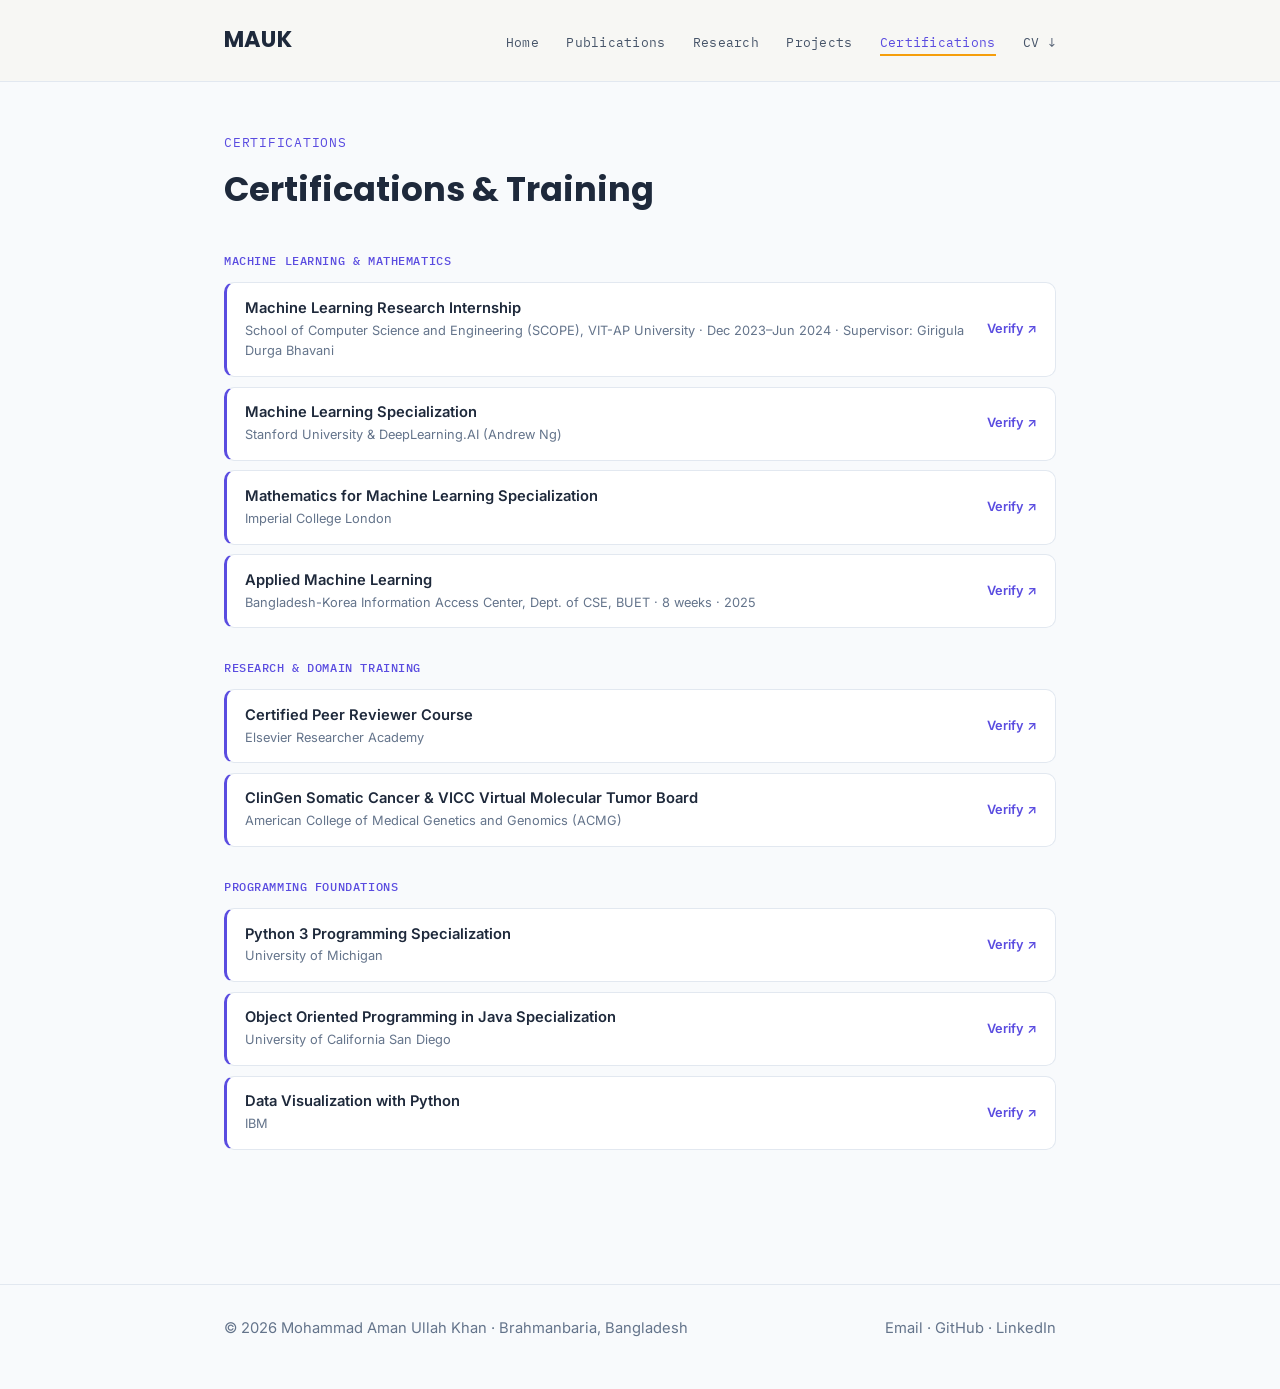
<file: certifications.html>
<!DOCTYPE html>
<html lang="en">
<head>
<meta charset="UTF-8" />
<meta name="viewport" content="width=device-width, initial-scale=1" />
<title>Certifications — Mohammad Aman Ullah Khan</title>
<link rel="icon" href="data:,">
<link rel="preconnect" href="https://fonts.googleapis.com">
<link href="https://fonts.googleapis.com/css2?family=Poppins:wght@500;600;700;800&family=Inter:wght@400;500;600&family=IBM+Plex+Mono:wght@400;500&display=swap" rel="stylesheet">
<link rel="stylesheet" href="style.css">
</head>
<body>

<header class="site">
  <div class="wrap">
    <div class="brand">MAUK</div>
    <nav class="main">
      <a href="index.html">Home</a>
      <a href="publications.html">Publications</a>
      <a href="research.html">Research</a>
      <a href="projects.html">Projects</a>
      <a href="certifications.html" aria-current="page">Certifications</a>
      <a href="assets/resume.pdf" target="_blank" rel="noopener">CV ↓</a>
    </nav>
  </div>
</header>

<main>
  <div class="wrap">

    <div style="font-family:var(--mono);font-size:0.8rem;color:var(--teal-dark);letter-spacing:.06em;text-transform:uppercase;margin-bottom:.6rem;">Certifications</div>
    <h1 style="font-family:var(--serif);font-size:2.1rem;margin:0 0 2.2rem;">Certifications &amp; Training</h1>

    <section class="section">
      <div class="cert-group">
        <p class="cert-group-title">Machine Learning &amp; Mathematics</p>

        <div class="cert-item">
          <div>
            <div class="cert-name">Machine Learning Research Internship</div>
            <div class="cert-issuer">School of Computer Science and Engineering (SCOPE), VIT-AP University · Dec 2023–Jun 2024 · Supervisor: Girigula Durga Bhavani</div>
          </div>
          <a class="cert-link" href="https://drive.google.com/file/d/1MVn_yNiYQj9rp4bJ-R5VQtO3e2acS_87/view?usp=sharing" target="_blank" rel="noopener">Verify ↗</a>
        </div>

        <div class="cert-item">
          <div>
            <div class="cert-name">Machine Learning Specialization</div>
            <div class="cert-issuer">Stanford University &amp; DeepLearning.AI (Andrew Ng)</div>
          </div>
          <a class="cert-link" href="https://coursera.org/share/624f274970055c26bb3e248909cca10f" target="_blank" rel="noopener">Verify ↗</a>
        </div>

        <div class="cert-item">
          <div>
            <div class="cert-name">Mathematics for Machine Learning Specialization</div>
            <div class="cert-issuer">Imperial College London</div>
          </div>
          <a class="cert-link" href="https://coursera.org/verify/specialization/43K33O0P0US2" target="_blank" rel="noopener">Verify ↗</a>
        </div>

        <div class="cert-item">
          <div>
            <div class="cert-name">Applied Machine Learning</div>
            <div class="cert-issuer">Bangladesh-Korea Information Access Center, Dept. of CSE, BUET · 8 weeks · 2025</div>
          </div>
          <a class="cert-link" href="https://cse.buet.ac.bd/web/iac/course_detail/IAC-AI-AML" target="_blank" rel="noopener">Verify ↗</a>
        </div>
      </div>

      <div class="cert-group">
        <p class="cert-group-title">Research &amp; Domain Training</p>

        <div class="cert-item">
          <div>
            <div class="cert-name">Certified Peer Reviewer Course</div>
            <div class="cert-issuer">Elsevier Researcher Academy</div>
          </div>
          <a class="cert-link" href="https://drive.google.com/file/d/1z6Pux-BtDyGHudEjmzlgkqaaUOyJefxX/view?usp=sharing" target="_blank" rel="noopener">Verify ↗</a>
        </div>

        <div class="cert-item">
          <div>
            <div class="cert-name">ClinGen Somatic Cancer &amp; VICC Virtual Molecular Tumor Board</div>
            <div class="cert-issuer">American College of Medical Genetics and Genomics (ACMG)</div>
          </div>
          <a class="cert-link" href="https://drive.google.com/file/d/1qZ7K6vvPfIK5tH5nn0ci7J74vqwrv4cV/view?usp=sharing" target="_blank" rel="noopener">Verify ↗</a>
        </div>
      </div>

      <div class="cert-group">
        <p class="cert-group-title">Programming Foundations</p>

        <div class="cert-item">
          <div>
            <div class="cert-name">Python 3 Programming Specialization</div>
            <div class="cert-issuer">University of Michigan</div>
          </div>
          <a class="cert-link" href="https://coursera.org/share/3475a4721d1b6c547d1b1a0a540fa7e5" target="_blank" rel="noopener">Verify ↗</a>
        </div>

        <div class="cert-item">
          <div>
            <div class="cert-name">Object Oriented Programming in Java Specialization</div>
            <div class="cert-issuer">University of California San Diego</div>
          </div>
          <a class="cert-link" href="https://coursera.org/share/53d32997a6b8d281a1f21e2ba6f3a20d" target="_blank" rel="noopener">Verify ↗</a>
        </div>

        <div class="cert-item">
          <div>
            <div class="cert-name">Data Visualization with Python</div>
            <div class="cert-issuer">IBM</div>
          </div>
          <a class="cert-link" href="https://coursera.org/share/8f0175bb1e374a6d1629d75f187f4304" target="_blank" rel="noopener">Verify ↗</a>
        </div>
      </div>
    </section>

  </div>
</main>

<footer class="site">
  <div class="wrap">
    <div>© 2026 Mohammad Aman Ullah Khan · Brahmanbaria, Bangladesh</div>
    <div>
      <a href="mailto:mohammad.aman.ullah.khan@g.bracu.ac.bd">Email</a> ·
      <a href="https://github.com/md-aman-ullah-khan" target="_blank" rel="noopener">GitHub</a> ·
      <a href="https://www.linkedin.com/in/Mohammad-Aman-Ullah-Khan" target="_blank" rel="noopener">LinkedIn</a>
    </div>
  </div>
</footer>

</body>
</html>
</file>
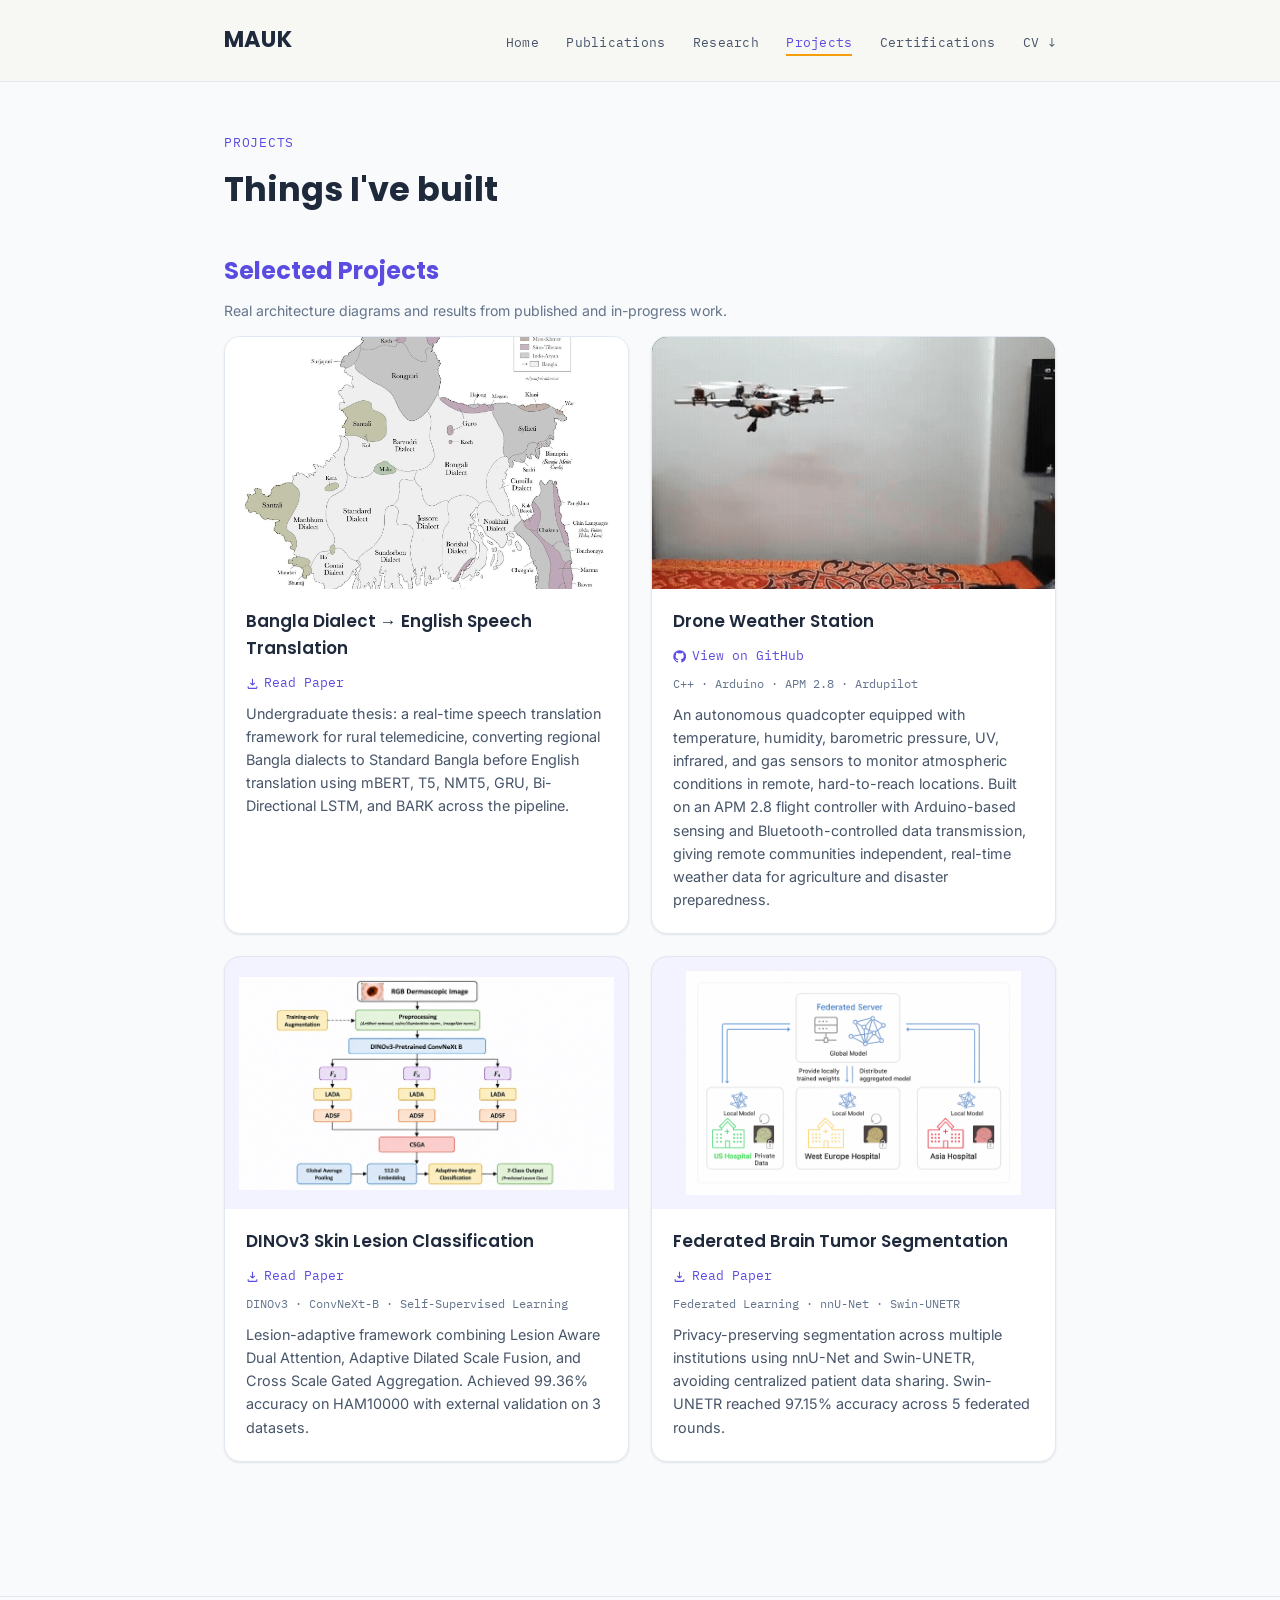
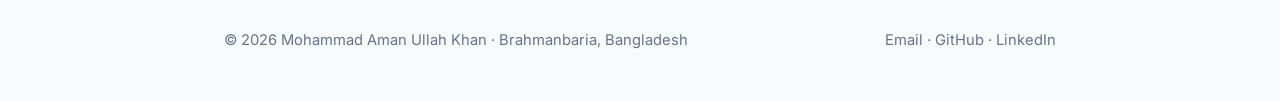
<file: projects.html>
<!DOCTYPE html>
<html lang="en">
<head>
<meta charset="UTF-8" />
<meta name="viewport" content="width=device-width, initial-scale=1" />
<title>Projects — Mohammad Aman Ullah Khan</title>
<link rel="icon" href="data:,">
<link rel="preconnect" href="https://fonts.googleapis.com">
<link href="https://fonts.googleapis.com/css2?family=Poppins:wght@500;600;700;800&family=Inter:wght@400;500;600&family=IBM+Plex+Mono:wght@400;500&display=swap" rel="stylesheet">
<link rel="stylesheet" href="style.css">
</head>
<body>

<header class="site">
  <div class="wrap">
    <div class="brand">MAUK</div>
    <nav class="main">
      <a href="index.html">Home</a>
      <a href="publications.html">Publications</a>
      <a href="research.html">Research</a>
      <a href="projects.html" aria-current="page">Projects</a>
      <a href="certifications.html">Certifications</a>
      <a href="assets/resume.pdf" target="_blank" rel="noopener">CV ↓</a>
    </nav>
  </div>
</header>

<main>
  <div class="wrap">

    <div style="font-family:var(--mono);font-size:0.8rem;color:var(--teal-dark);letter-spacing:.06em;text-transform:uppercase;margin-bottom:.6rem;">Projects</div>
    <h1 style="font-family:var(--serif);font-size:2.1rem;margin:0 0 2.2rem;">Things I've built</h1>

    <section class="section">
      <div class="section-head"><h2>Selected Projects</h2></div>
      <p style="color:var(--muted);font-size:0.88rem;margin-top:-0.8rem;">Real architecture diagrams and results from published and in-progress work.</p>
      <div class="card-grid">

        <div class="card">
          <div class="card-media card-media--photo">
            <img src="assets/projects/bangla-dialect-map.jpg" alt="Map of regional dialects and languages across Bengal">
          </div>
          <div class="card-body">
            <h3>Bangla Dialect → English Speech Translation</h3>
            <a class="view-link" href="https://doi.org/10.5281/zenodo.19172115" target="_blank" rel="noopener">
              <svg width="13" height="13" viewBox="0 0 24 24" fill="none" stroke="currentColor" stroke-width="2"><path d="M12 3v12m0 0 4-4m-4 4-4-4"/><path d="M4 17v3a1 1 0 0 0 1 1h14a1 1 0 0 0 1-1v-3"/></svg>
              Read Paper
            </a>
            <p>Undergraduate thesis: a real-time speech translation framework for rural telemedicine, converting regional Bangla dialects to Standard Bangla before English translation using mBERT, T5, NMT5, GRU, Bi-Directional LSTM, and BARK across the pipeline.</p>
          </div>
        </div>

        <div class="card">
          <div class="card-media card-media--photo">
            <img src="assets/projects/drone-flying.gif" alt="Autonomous drone weather station in flight">
          </div>
          <div class="card-body">
            <h3>Drone Weather Station</h3>
            <a class="view-link" href="https://github.com/md-aman-ullah-khan" target="_blank" rel="noopener">
              <svg width="13" height="13" viewBox="0 0 24 24" fill="currentColor"><path d="M12 .5A11.5 11.5 0 0 0 .5 12c0 5.1 3.3 9.4 7.9 11 .6.1.8-.3.8-.6v-2.2c-3.2.7-3.9-1.4-3.9-1.4-.5-1.3-1.3-1.7-1.3-1.7-1.1-.7.1-.7.1-.7 1.2.1 1.8 1.2 1.8 1.2 1 1.8 2.7 1.3 3.4 1 .1-.8.4-1.3.8-1.6-2.6-.3-5.3-1.3-5.3-5.7 0-1.3.5-2.3 1.2-3.1-.1-.3-.5-1.5.1-3.1 0 0 1-.3 3.3 1.2a11.4 11.4 0 0 1 6 0c2.3-1.5 3.3-1.2 3.3-1.2.6 1.6.2 2.8.1 3.1.8.8 1.2 1.9 1.2 3.1 0 4.4-2.7 5.4-5.3 5.7.4.4.8 1.1.8 2.2v3.3c0 .3.2.7.8.6 4.6-1.6 7.9-5.9 7.9-11A11.5 11.5 0 0 0 12 .5Z"/></svg>
              View on GitHub
            </a>
            <span class="stack">C++ · Arduino · APM 2.8 · Ardupilot</span>
            <p>An autonomous quadcopter equipped with temperature, humidity, barometric pressure, UV, infrared, and gas sensors to monitor atmospheric conditions in remote, hard-to-reach locations. Built on an APM 2.8 flight controller with Arduino-based sensing and Bluetooth-controlled data transmission, giving remote communities independent, real-time weather data for agriculture and disaster preparedness.</p>
          </div>
        </div>

        <div class="card">
          <div class="card-media">
            <img src="assets/projects/dinov3-arch.jpeg" alt="DINOv3 ConvNeXt-B architecture for skin lesion classification">
          </div>
          <div class="card-body">
            <h3>DINOv3 Skin Lesion Classification</h3>
            <a class="view-link" href="https://drive.google.com/file/d/1Bz-mF3xAyo5BL9B_qzzowCWbD0QmOY_h/view?usp=sharing" target="_blank" rel="noopener">
              <svg width="13" height="13" viewBox="0 0 24 24" fill="none" stroke="currentColor" stroke-width="2"><path d="M12 3v12m0 0 4-4m-4 4-4-4"/><path d="M4 17v3a1 1 0 0 0 1 1h14a1 1 0 0 0 1-1v-3"/></svg>
              Read Paper
            </a>
            <span class="stack">DINOv3 · ConvNeXt-B · Self-Supervised Learning</span>
            <p>Lesion-adaptive framework combining Lesion Aware Dual Attention, Adaptive Dilated Scale Fusion, and Cross Scale Gated Aggregation. Achieved 99.36% accuracy on HAM10000 with external validation on 3 datasets.</p>
          </div>
        </div>

        <div class="card">
          <div class="card-media">
            <img src="assets/projects/federated-arch.png" alt="Federated learning system architecture across multiple hospitals">
          </div>
          <div class="card-body">
            <h3>Federated Brain Tumor Segmentation</h3>
            <a class="view-link" href="https://doi.org/10.2139/ssrn.5922122" target="_blank" rel="noopener">
              <svg width="13" height="13" viewBox="0 0 24 24" fill="none" stroke="currentColor" stroke-width="2"><path d="M12 3v12m0 0 4-4m-4 4-4-4"/><path d="M4 17v3a1 1 0 0 0 1 1h14a1 1 0 0 0 1-1v-3"/></svg>
              Read Paper
            </a>
            <span class="stack">Federated Learning · nnU-Net · Swin-UNETR</span>
            <p>Privacy-preserving segmentation across multiple institutions using nnU-Net and Swin-UNETR, avoiding centralized patient data sharing. Swin-UNETR reached 97.15% accuracy across 5 federated rounds.</p>
          </div>
        </div>

      </div>
    </section>

  </div>
</main>

<footer class="site">
  <div class="wrap">
    <div>© 2026 Mohammad Aman Ullah Khan · Brahmanbaria, Bangladesh</div>
    <div>
      <a href="mailto:mohammad.aman.ullah.khan@g.bracu.ac.bd">Email</a> ·
      <a href="https://github.com/md-aman-ullah-khan" target="_blank" rel="noopener">GitHub</a> ·
      <a href="https://www.linkedin.com/in/Mohammad-Aman-Ullah-Khan" target="_blank" rel="noopener">LinkedIn</a>
    </div>
  </div>
</footer>

</body>
</html>
</file>
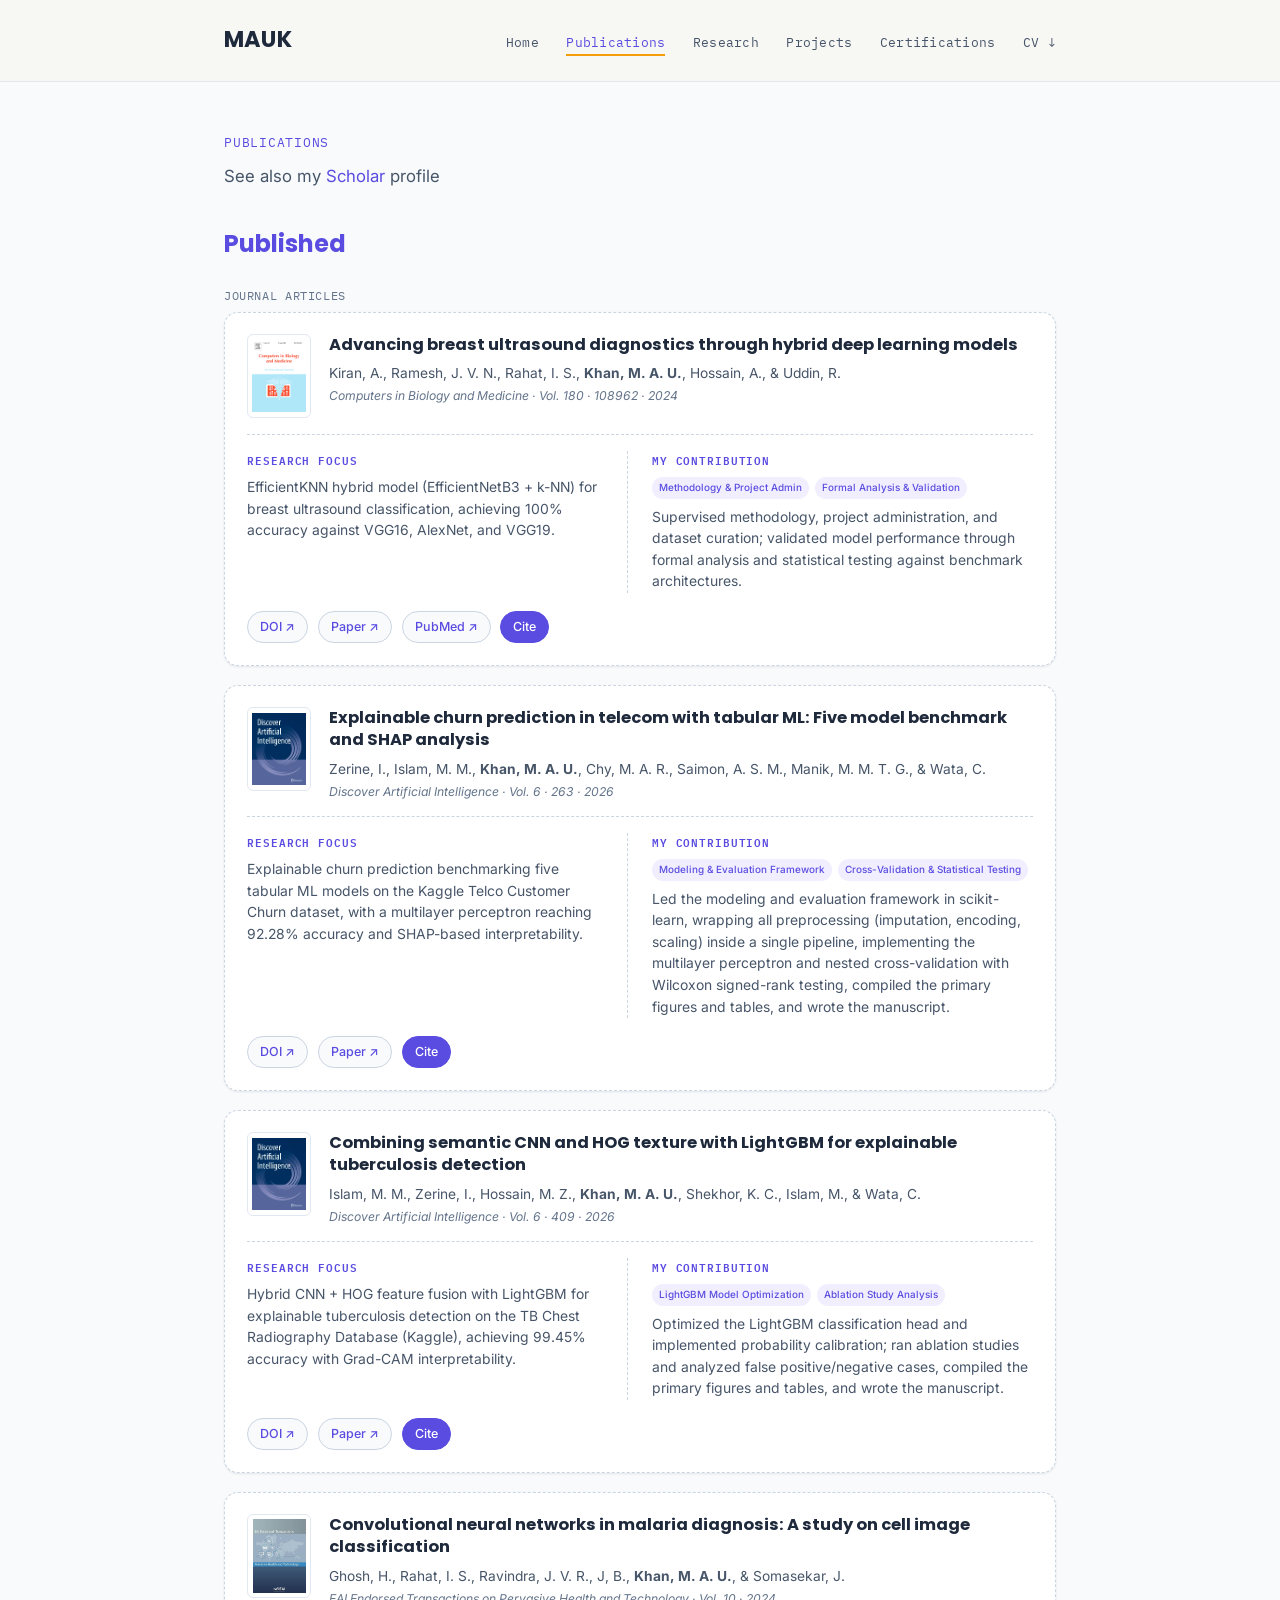
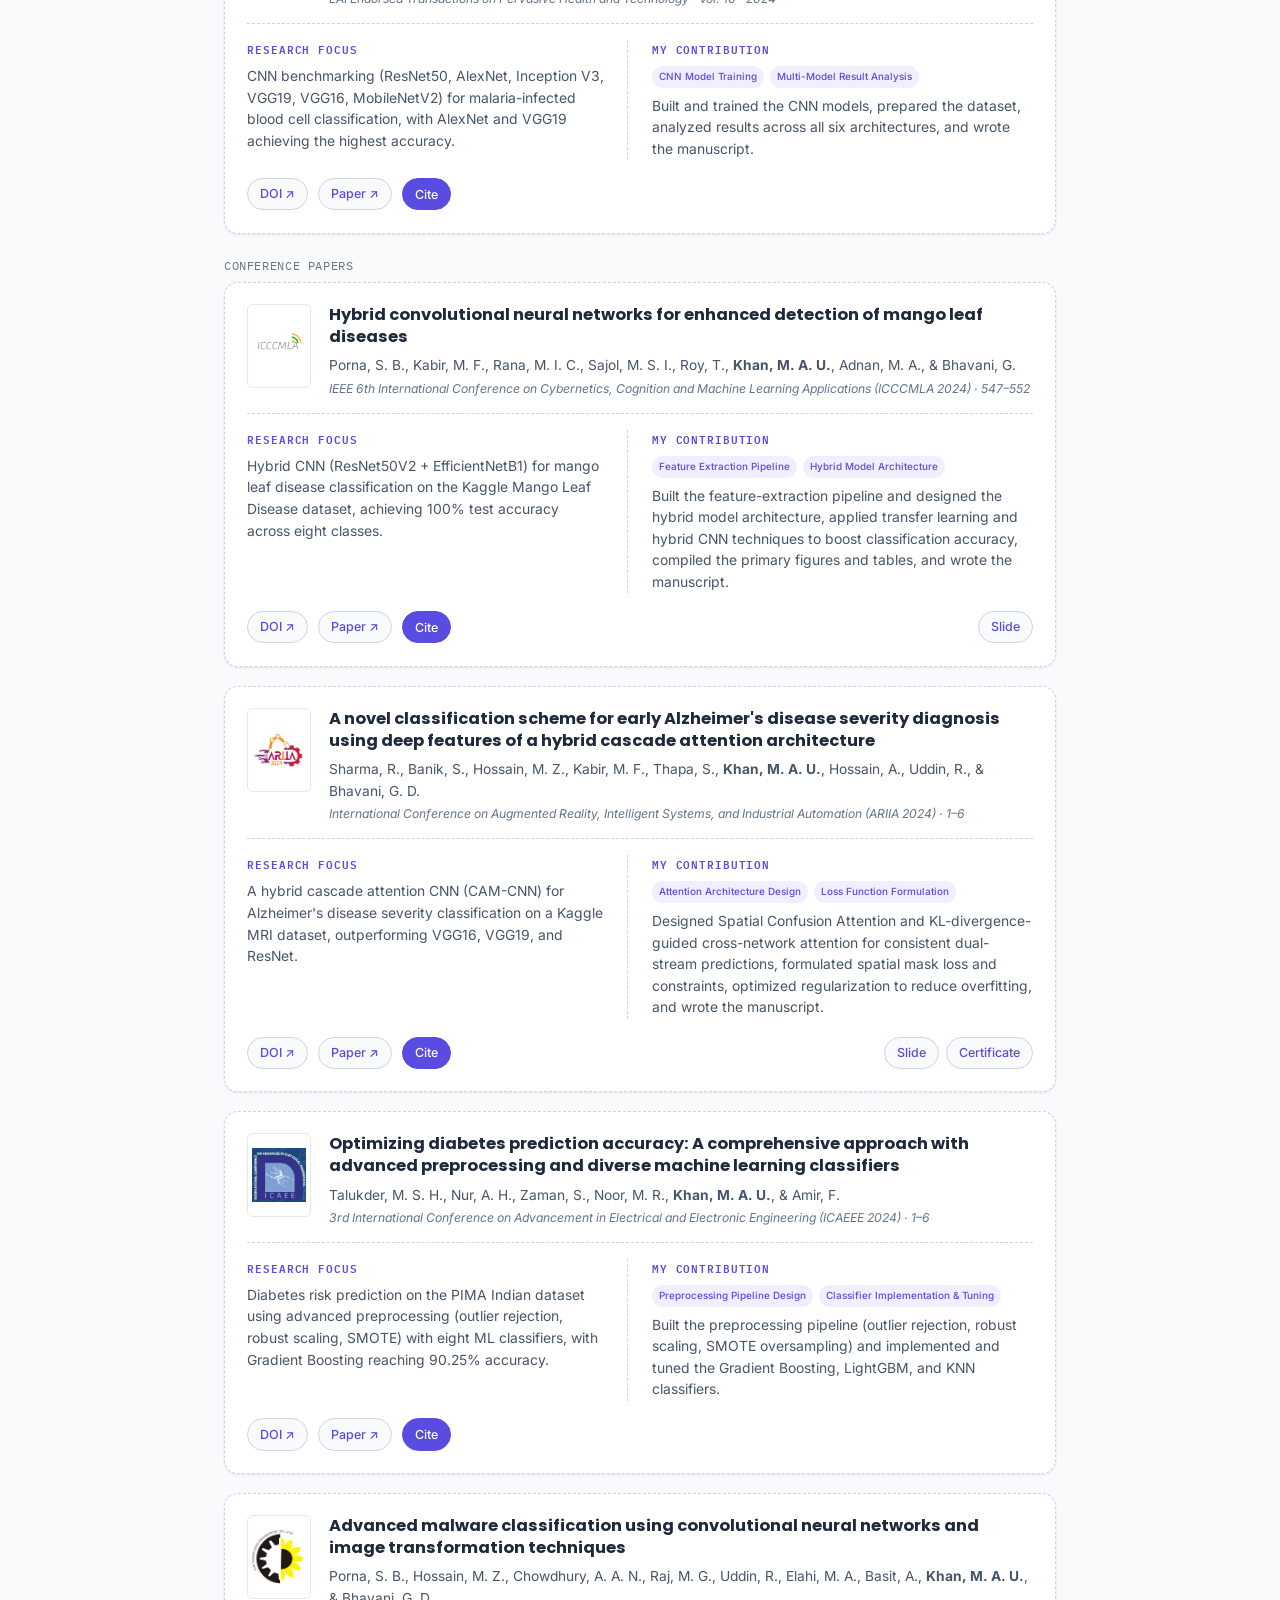
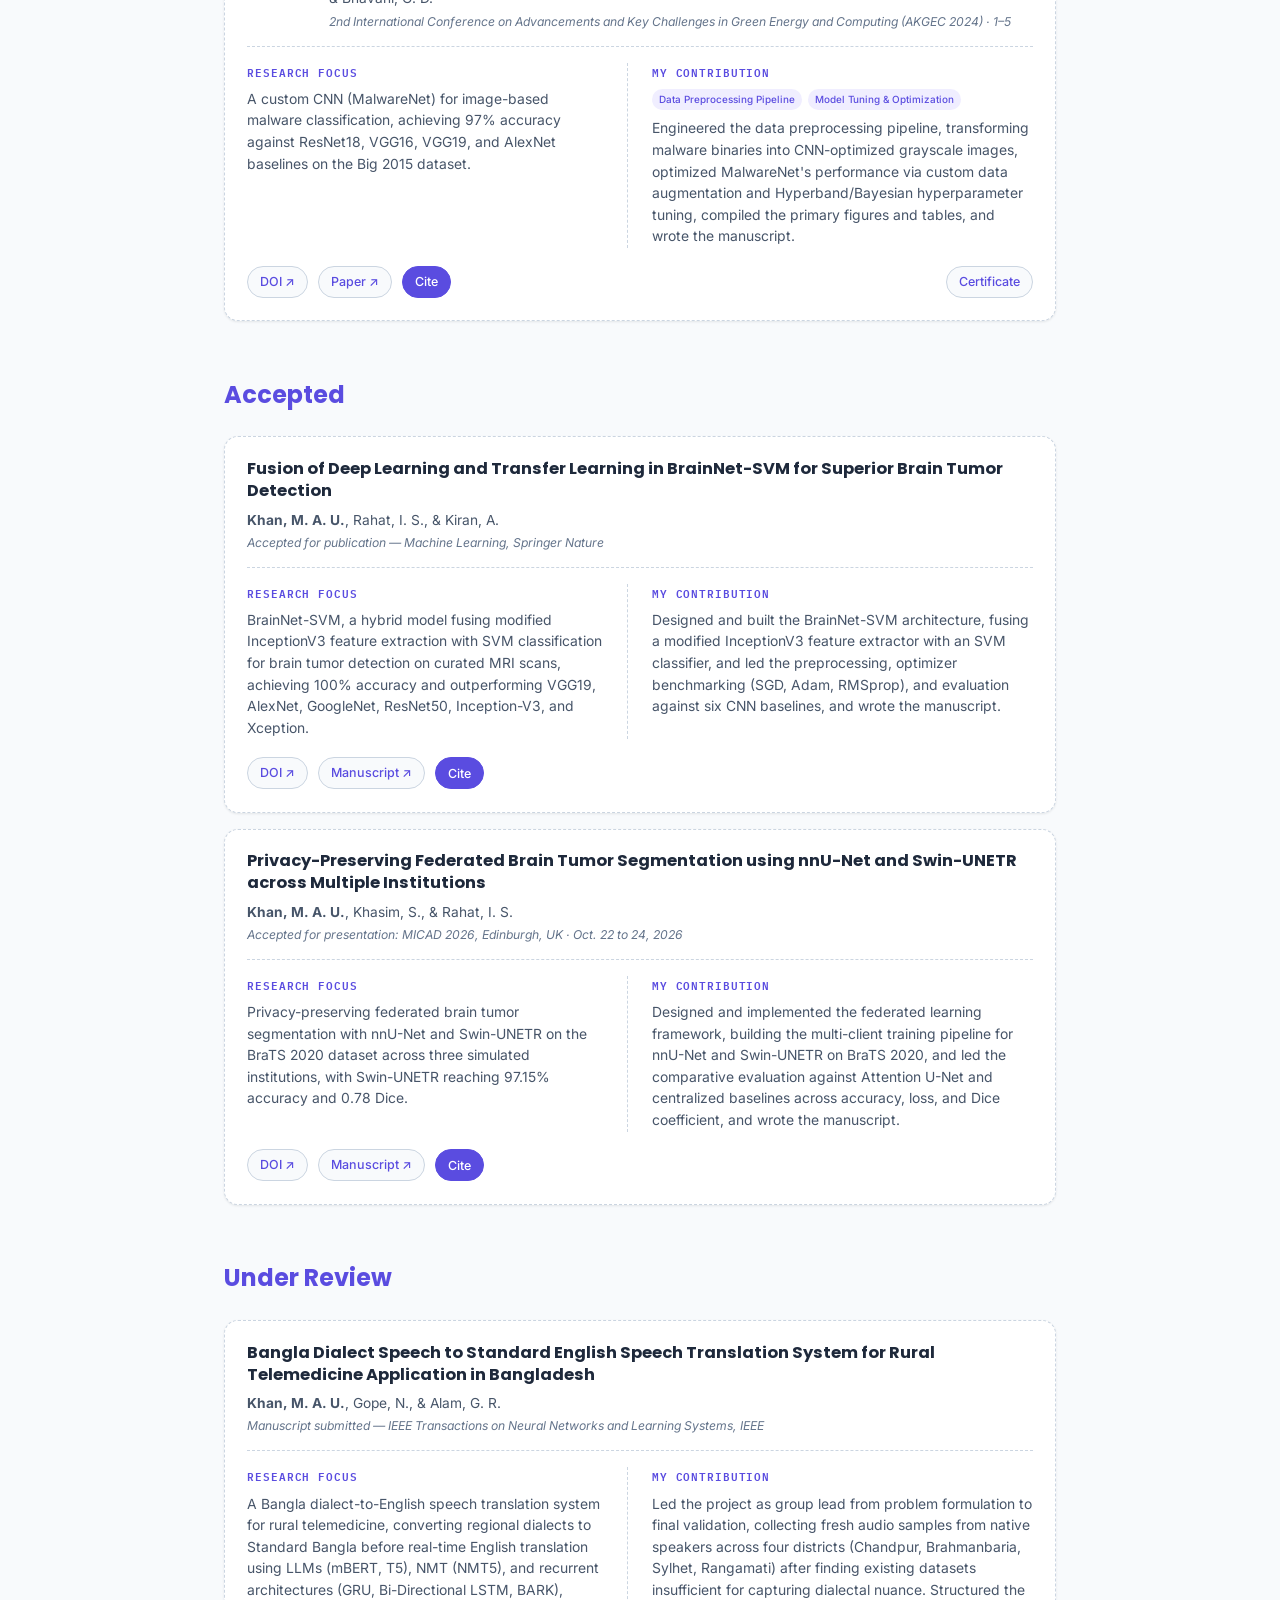
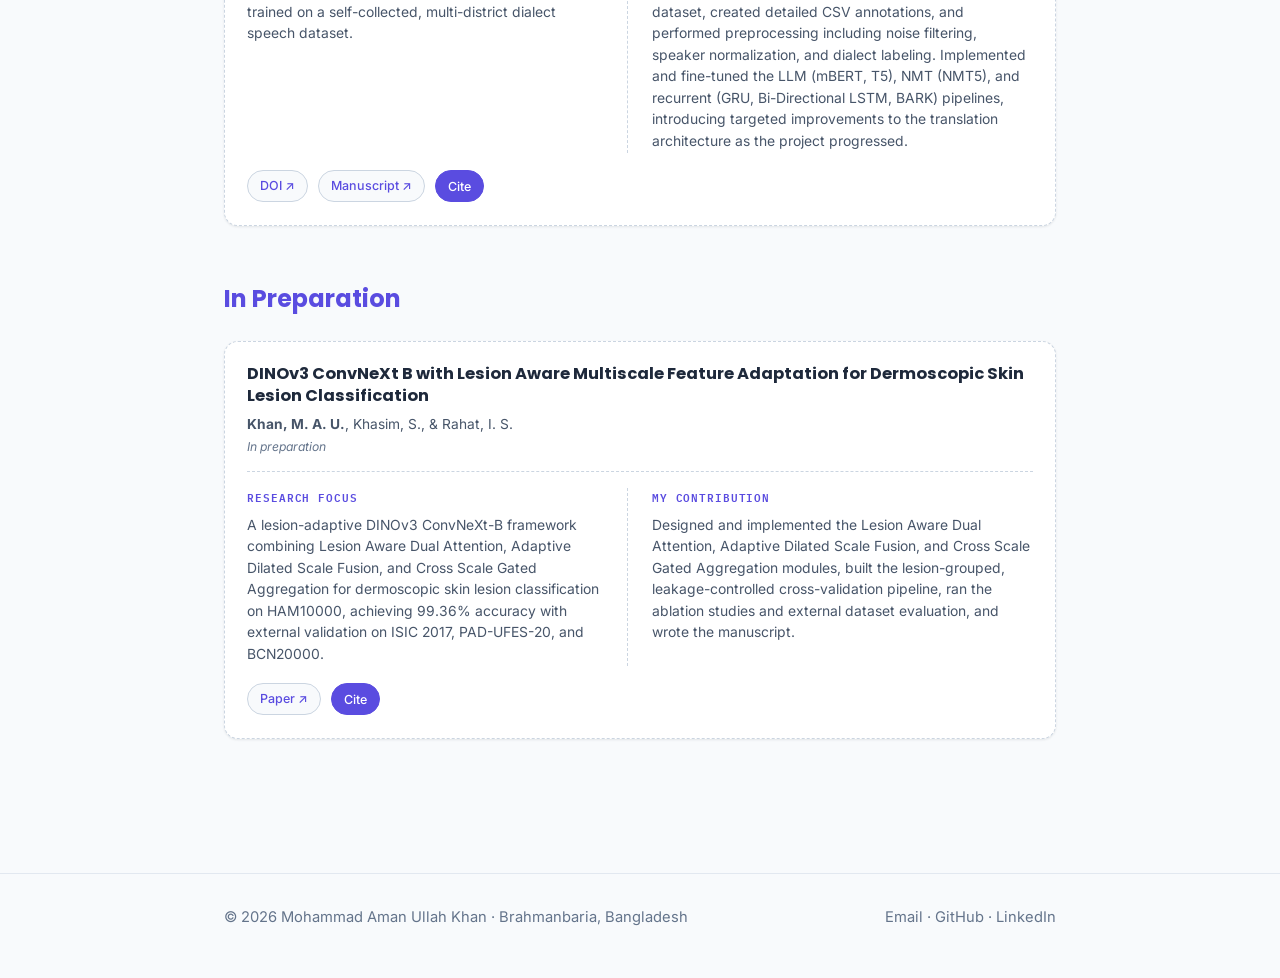
<file: publications.html>
<!DOCTYPE html>
<html lang="en">
<head>
<meta charset="UTF-8" />
<meta name="viewport" content="width=device-width, initial-scale=1" />
<title>Publications — Mohammad Aman Ullah Khan</title>
<link rel="icon" href="data:,">
<link rel="preconnect" href="https://fonts.googleapis.com">
<link href="https://fonts.googleapis.com/css2?family=Poppins:wght@500;600;700;800&family=Inter:wght@400;500;600&family=IBM+Plex+Mono:wght@400;500&display=swap" rel="stylesheet">
<link rel="stylesheet" href="style.css">
</head>
<body>

<header class="site">
  <div class="wrap">
    <div class="brand">MAUK</div>
    <nav class="main">
      <a href="index.html">Home</a>
      <a href="publications.html" aria-current="page">Publications</a>
      <a href="research.html">Research</a>
      <a href="projects.html">Projects</a>
      <a href="certifications.html">Certifications</a>
      <a href="assets/resume.pdf" target="_blank" rel="noopener">CV ↓</a>
    </nav>
  </div>
</header>

<main>
  <div class="wrap">

    <div class="eyebrow" style="font-family:var(--mono);font-size:0.8rem;color:var(--teal-dark);letter-spacing:.06em;text-transform:uppercase;margin-bottom:.6rem;">Publications</div>
    <p style="font-family:var(--sans);font-size:1.05rem;color:var(--ink-soft);margin:0 0 2.2rem;">See also my <a href="https://scholar.google.com/citations?user=KcRIx9cAAAAJ" target="_blank" rel="noopener">Scholar</a> profile</p>

    <section class="section">
    <section class="section">
      <div class="section-head"><h2>Published</h2></div>

      <div class="pub-subhead">Journal Articles</div>
      <div class="pub-terminal-list">

        <article class="pub-terminal">
          <div class="pub-t-top">
            <div class="pub-cover">
              <img src="assets/covers/cbm-cover.jpg" alt="Computers in Biology and Medicine cover">
            </div>
            <div>
              <h3 class="pub-t-title">Advancing breast ultrasound diagnostics through hybrid deep learning models</h3>
              <p class="pub-t-authors">Kiran, A., Ramesh, J. V. N., Rahat, I. S., <b>Khan, M. A. U.</b>, Hossain, A., &amp; Uddin, R.</p>
              <p class="pub-t-venue">Computers in Biology and Medicine · Vol. 180 · 108962 · 2024</p>
            </div>
          </div>
          <hr class="pub-t-rule">
          <div class="pub-t-grid">
            <div>
              <div class="pub-t-label">Research Focus</div>
              <p>EfficientKNN hybrid model (EfficientNetB3 + k-NN) for breast ultrasound classification, achieving 100% accuracy against VGG16, AlexNet, and VGG19.</p>
            </div>
            <div>
              <div class="pub-t-label">My Contribution</div>
              <div class="credit-tags"><span>Methodology &amp; Project Admin</span><span>Formal Analysis &amp; Validation</span></div>
              <p>Supervised methodology, project administration, and dataset curation; validated model performance through formal analysis and statistical testing against benchmark architectures.</p>
            </div>
          </div>
          <div class="pub-t-links">
            <a href="https://doi.org/10.1016/j.compbiomed.2024.108962" target="_blank" rel="noopener">DOI ↗</a>
            <a href="https://drive.google.com/file/d/1a6Q8EKXDV69OG5-nLxhBthyAfUF8lL6P/view?usp=sharing" target="_blank" rel="noopener">Paper ↗</a>
            <a href="https://pubmed.ncbi.nlm.nih.gov/39142222/" target="_blank" rel="noopener">PubMed ↗</a>
            <button class="cite-btn" data-target="bib-1">Cite</button>
          </div>
          <pre class="bibtex-block" id="bib-1"><code>@article{KIRAN2024108962,
  title = {Advancing breast ultrasound diagnostics through hybrid deep learning models},
  journal = {Computers in Biology and Medicine},
  volume = {180},
  pages = {108962},
  year = {2024},
  issn = {0010-4825},
  doi = {10.1016/j.compbiomed.2024.108962},
  url = {https://www.sciencedirect.com/science/article/pii/S0010482524010473},
  author = {Ajmeera Kiran and Janjhyam Venkata Naga Ramesh and Irfan Sadiq Rahat and Mohammad Aman Ullah Khan and Anwar Hossain and Roise Uddin},
  keywords = {Transfer learning, PCA, Image processing, EfficientKNN, comparative analysis, Deep learning architectures}
}</code></pre>
        </article>

        <article class="pub-terminal">
          <div class="pub-t-top">
            <div class="pub-cover">
              <img src="assets/covers/discover-ai-cover.webp" alt="Discover Artificial Intelligence cover">
            </div>
            <div>
              <h3 class="pub-t-title">Explainable churn prediction in telecom with tabular ML: Five model benchmark and SHAP analysis</h3>
              <p class="pub-t-authors">Zerine, I., Islam, M. M., <b>Khan, M. A. U.</b>, Chy, M. A. R., Saimon, A. S. M., Manik, M. M. T. G., &amp; Wata, C.</p>
              <p class="pub-t-venue">Discover Artificial Intelligence · Vol. 6 · 263 · 2026</p>
            </div>
          </div>
          <hr class="pub-t-rule">
          <div class="pub-t-grid">
            <div>
              <div class="pub-t-label">Research Focus</div>
              <p>Explainable churn prediction benchmarking five tabular ML models on the Kaggle Telco Customer Churn dataset, with a multilayer perceptron reaching 92.28% accuracy and SHAP-based interpretability.</p>
            </div>
            <div>
              <div class="pub-t-label">My Contribution</div>
              <div class="credit-tags"><span>Modeling &amp; Evaluation Framework</span><span>Cross-Validation &amp; Statistical Testing</span></div>
              <p>Led the modeling and evaluation framework in scikit-learn, wrapping all preprocessing (imputation, encoding, scaling) inside a single pipeline, implementing the multilayer perceptron and nested cross-validation with Wilcoxon signed-rank testing, compiled the primary figures and tables, and wrote the manuscript.</p>
            </div>
          </div>
          <div class="pub-t-links">
            <a href="https://doi.org/10.1007/s44163-026-00983-0" target="_blank" rel="noopener">DOI ↗</a>
            <a href="https://drive.google.com/file/d/1EEoSrZq8aCY9GFt2eV0q03EMRFknsJ-R/view?usp=sharing" target="_blank" rel="noopener">Paper ↗</a>
            <button class="cite-btn" data-target="bib-2">Cite</button>
          </div>
          <pre class="bibtex-block" id="bib-2"><code>@article{Zerine2026,
  author = {Zerine, Ismoth and Islam, Md Mainul and Khan, Mohammad Aman Ullah and Chy, Md Asikur Rahman and Saimon, Abu Saleh Muhammad and Manik, Mia Md. Tofayel Gonee and Wata, Chala},
  title = {Explainable churn prediction in telecom with tabular ML five model benchmark and SHAP analysis},
  journal = {Discover Artificial Intelligence},
  year = {2026},
  volume = {6},
  number = {1},
  pages = {263},
  issn = {2731-0809},
  doi = {10.1007/s44163-026-00983-0},
  url = {https://doi.org/10.1007/s44163-026-00983-0}
}</code></pre>
        </article>

        <article class="pub-terminal">
          <div class="pub-t-top">
            <div class="pub-cover">
              <img src="assets/covers/discover-ai-cover.webp" alt="Discover Artificial Intelligence cover">
            </div>
            <div>
              <h3 class="pub-t-title">Combining semantic CNN and HOG texture with LightGBM for explainable tuberculosis detection</h3>
              <p class="pub-t-authors">Islam, M. M., Zerine, I., Hossain, M. Z., <b>Khan, M. A. U.</b>, Shekhor, K. C., Islam, M., &amp; Wata, C.</p>
              <p class="pub-t-venue">Discover Artificial Intelligence · Vol. 6 · 409 · 2026</p>
            </div>
          </div>
          <hr class="pub-t-rule">
          <div class="pub-t-grid">
            <div>
              <div class="pub-t-label">Research Focus</div>
              <p>Hybrid CNN + HOG feature fusion with LightGBM for explainable tuberculosis detection on the TB Chest Radiography Database (Kaggle), achieving 99.45% accuracy with Grad-CAM interpretability.</p>
            </div>
            <div>
              <div class="pub-t-label">My Contribution</div>
              <div class="credit-tags"><span>LightGBM Model Optimization</span><span>Ablation Study Analysis</span></div>
              <p>Optimized the LightGBM classification head and implemented probability calibration; ran ablation studies and analyzed false positive/negative cases, compiled the primary figures and tables, and wrote the manuscript.</p>
            </div>
          </div>
          <div class="pub-t-links">
            <a href="https://doi.org/10.1007/s44163-026-01109-2" target="_blank" rel="noopener">DOI ↗</a>
            <a href="https://drive.google.com/file/d/1F_RV--1g8YR0aWJfRyofqUX_zcrwEEqO/view?usp=sharing" target="_blank" rel="noopener">Paper ↗</a>
            <button class="cite-btn" data-target="bib-3">Cite</button>
          </div>
          <pre class="bibtex-block" id="bib-3"><code>@article{Islam2026,
  author = {Islam, Md Mainul and Zerine, Ismoth and Hossain, Md Zakir and Khan, Mohammad Aman Ullah and Shekhor, Kallol Chakraborty and Islam, Mazharul and Wata, Chala},
  title = {Combining semantic CNN and HOG texture with LightGBM for explainable tuberculosis detection},
  journal = {Discover Artificial Intelligence},
  year = {2026},
  volume = {6},
  number = {1},
  pages = {409},
  issn = {2731-0809},
  doi = {10.1007/s44163-026-01109-2},
  url = {https://doi.org/10.1007/s44163-026-01109-2}
}</code></pre>
        </article>

        <article class="pub-terminal">
          <div class="pub-t-top">
            <div class="pub-cover">
              <img src="assets/covers/eai-cover.jpeg" alt="EAI Endorsed Transactions on Pervasive Health and Technology cover">
            </div>
            <div>
              <h3 class="pub-t-title">Convolutional neural networks in malaria diagnosis: A study on cell image classification</h3>
              <p class="pub-t-authors">Ghosh, H., Rahat, I. S., Ravindra, J. V. R., J, B., <b>Khan, M. A. U.</b>, &amp; Somasekar, J.</p>
              <p class="pub-t-venue">EAI Endorsed Transactions on Pervasive Health and Technology · Vol. 10 · 2024</p>
            </div>
          </div>
          <hr class="pub-t-rule">
          <div class="pub-t-grid">
            <div>
              <div class="pub-t-label">Research Focus</div>
              <p>CNN benchmarking (ResNet50, AlexNet, Inception V3, VGG19, VGG16, MobileNetV2) for malaria-infected blood cell classification, with AlexNet and VGG19 achieving the highest accuracy.</p>
            </div>
            <div>
              <div class="pub-t-label">My Contribution</div>
              <div class="credit-tags"><span>CNN Model Training</span><span>Multi-Model Result Analysis</span></div>
              <p>Built and trained the CNN models, prepared the dataset, analyzed results across all six architectures, and wrote the manuscript.</p>
            </div>
          </div>
          <div class="pub-t-links">
            <a href="https://doi.org/10.4108/eetpht.10.5551" target="_blank" rel="noopener">DOI ↗</a>
            <a href="https://drive.google.com/file/d/1e4ARdutLErAjFdCb-93xLWOjGQb9UDv0/view?usp=sharing" target="_blank" rel="noopener">Paper ↗</a>
            <button class="cite-btn" data-target="bib-4">Cite</button>
          </div>
          <pre class="bibtex-block" id="bib-4"><code>@article{Ghosh_Rahat_Ravindra_J_UllahKhan_Somasekar_2024,
  title = {Convolutional Neural Networks in Malaria Diagnosis: A Study on Cell Image Classification},
  volume = {10},
  url = {https://publications.eai.eu/index.php/phat/article/view/5551},
  DOI = {10.4108/eetpht.10.5551},
  journal = {EAI Endorsed Transactions on Pervasive Health and Technology},
  author = {Ghosh, Hritwik and Rahat, Irfan Sadiq and Ravindra, J V R and J, Balajee and Ullah Khan, Mohammad Aman and Somasekar, J},
  year = {2024},
  month = {Mar.}
}</code></pre>
        </article>

      </div>

      <div class="pub-subhead">Conference Papers</div>
      <div class="pub-terminal-list">

        <article class="pub-terminal">
          <div class="pub-t-top">
            <div class="pub-cover">
              <img src="assets/covers/icccmla-logo.png" alt="ICCCMLA 2024 conference logo">
            </div>
            <div>
              <h3 class="pub-t-title">Hybrid convolutional neural networks for enhanced detection of mango leaf diseases</h3>
              <p class="pub-t-authors">Porna, S. B., Kabir, M. F., Rana, M. I. C., Sajol, M. S. I., Roy, T., <b>Khan, M. A. U.</b>, Adnan, M. A., &amp; Bhavani, G.</p>
              <p class="pub-t-venue">IEEE 6th International Conference on Cybernetics, Cognition and Machine Learning Applications (ICCCMLA 2024) · 547–552</p>
            </div>
          </div>
          <hr class="pub-t-rule">
          <div class="pub-t-grid">
            <div>
              <div class="pub-t-label">Research Focus</div>
              <p>Hybrid CNN (ResNet50V2 + EfficientNetB1) for mango leaf disease classification on the Kaggle Mango Leaf Disease dataset, achieving 100% test accuracy across eight classes.</p>
            </div>
            <div>
              <div class="pub-t-label">My Contribution</div>
              <div class="credit-tags"><span>Feature Extraction Pipeline</span><span>Hybrid Model Architecture</span></div>
              <p>Built the feature-extraction pipeline and designed the hybrid model architecture, applied transfer learning and hybrid CNN techniques to boost classification accuracy, compiled the primary figures and tables, and wrote the manuscript.</p>
            </div>
          </div>
          <div class="pub-t-links">
            <a href="https://doi.org/10.1109/ICCCMLA63077.2024.10871711" target="_blank" rel="noopener">DOI ↗</a>
            <a href="https://drive.google.com/file/d/1IjTPSMkb5DzhoJbeX5B7H4Xw6bMD_TP4/view?usp=sharing" target="_blank" rel="noopener">Paper ↗</a>
            <button class="cite-btn" data-target="bib-5">Cite</button>
          
            <div class="pub-extra-box">
                <a href="https://docs.google.com/presentation/d/1XVI3uzlP1oEuAzwQ7ptHmHfVadQyxKNM/edit?usp=sharing&ouid=115859293791946281871&rtpof=true&sd=true" target="_blank" rel="noopener">Slide</a>
            </div>
          </div>
          <pre class="bibtex-block" id="bib-5"><code>@INPROCEEDINGS{10871711,
  author = {Porna, Shweta Bhattacharjee and Kabir, Md Firoz and Rana, Md Imran Chowdhury and Sajol, Md Saiful Islam and Roy, Tonmoy and Khan, Mohammad Aman Ullah and Adnan, Md Al and Bhavani, Girigula Durga},
  booktitle = {2024 IEEE 6th International Conference on Cybernetics, Cognition and Machine Learning Applications (ICCCMLA)},
  title = {Hybrid Convolutional Neural Networks for Enhanced Detection of Mango Leaf Diseases},
  year = {2024},
  pages = {547-552},
  doi = {10.1109/ICCCMLA63077.2024.10871711}
}</code></pre>
        </article>

        <article class="pub-terminal">
          <div class="pub-t-top">
            <div class="pub-cover">
              <img src="assets/covers/ariia-logo.png" alt="ARIIA 2024 conference logo">
            </div>
            <div>
              <h3 class="pub-t-title">A novel classification scheme for early Alzheimer's disease severity diagnosis using deep features of a hybrid cascade attention architecture</h3>
              <p class="pub-t-authors">Sharma, R., Banik, S., Hossain, M. Z., Kabir, M. F., Thapa, S., <b>Khan, M. A. U.</b>, Hossain, A., Uddin, R., &amp; Bhavani, G. D.</p>
              <p class="pub-t-venue">International Conference on Augmented Reality, Intelligent Systems, and Industrial Automation (ARIIA 2024) · 1–6</p>
            </div>
          </div>
          <hr class="pub-t-rule">
          <div class="pub-t-grid">
            <div>
              <div class="pub-t-label">Research Focus</div>
              <p>A hybrid cascade attention CNN (CAM-CNN) for Alzheimer's disease severity classification on a Kaggle MRI dataset, outperforming VGG16, VGG19, and ResNet.</p>
            </div>
            <div>
              <div class="pub-t-label">My Contribution</div>
              <div class="credit-tags"><span>Attention Architecture Design</span><span>Loss Function Formulation</span></div>
              <p>Designed Spatial Confusion Attention and KL-divergence-guided cross-network attention for consistent dual-stream predictions, formulated spatial mask loss and constraints, optimized regularization to reduce overfitting, and wrote the manuscript.</p>
            </div>
          </div>
          <div class="pub-t-links">
            <a href="https://doi.org/10.1109/ARIIA63345.2024.11051777" target="_blank" rel="noopener">DOI ↗</a>
            <a href="https://drive.google.com/file/d/15KlxYrGSQqlLxXmKY4PwB3s6p-g_tEeq/view?usp=sharing" target="_blank" rel="noopener">Paper ↗</a>
            <button class="cite-btn" data-target="bib-6">Cite</button>
          
            <div class="pub-extra-box">
                <a href="https://docs.google.com/presentation/d/1TBH4uJ4Z0D5Zf2dY5KXIDrMNRbu9M4ES/edit?usp=sharing&ouid=115859293791946281871&rtpof=true&sd=true" target="_blank" rel="noopener">Slide</a>
                <a href="https://drive.google.com/file/d/13fPS2jMPF3iScYr52_yjKI04TLImEgEC/view?usp=sharing" target="_blank" rel="noopener">Certificate</a>
            </div>
          </div>
          <pre class="bibtex-block" id="bib-6"><code>@INPROCEEDINGS{11051777,
  author = {Sharma, Robel and Banik, Shampa and Hossain, Md Zakir and Firoz Kabir, Md and Thapa, Sanjog and Ullah, Mohammad Aman and Hossain, Anwar and Uddin, Roise and Bhavani, Girigula Durga},
  booktitle = {2024 International Conference on Augmented Reality, Intelligent Systems, and Industrial Automation (ARIIA)},
  title = {A Novel Classification Scheme for Early Alzheimer's Disease (AD) Severity Diagnosis Using Deep Features of a Hybrid Cascade Attention Architecture},
  year = {2024},
  pages = {1-6},
  doi = {10.1109/ARIIA63345.2024.11051777}
}</code></pre>
        </article>

        <article class="pub-terminal">
          <div class="pub-t-top">
            <div class="pub-cover">
              <img src="assets/covers/icaeee-logo.jpeg" alt="ICAEEE 2024 conference logo">
            </div>
            <div>
              <h3 class="pub-t-title">Optimizing diabetes prediction accuracy: A comprehensive approach with advanced preprocessing and diverse machine learning classifiers</h3>
              <p class="pub-t-authors">Talukder, M. S. H., Nur, A. H., Zaman, S., Noor, M. R., <b>Khan, M. A. U.</b>, &amp; Amir, F.</p>
              <p class="pub-t-venue">3rd International Conference on Advancement in Electrical and Electronic Engineering (ICAEEE 2024) · 1–6</p>
            </div>
          </div>
          <hr class="pub-t-rule">
          <div class="pub-t-grid">
            <div>
              <div class="pub-t-label">Research Focus</div>
              <p>Diabetes risk prediction on the PIMA Indian dataset using advanced preprocessing (outlier rejection, robust scaling, SMOTE) with eight ML classifiers, with Gradient Boosting reaching 90.25% accuracy.</p>
            </div>
            <div>
              <div class="pub-t-label">My Contribution</div>
              <div class="credit-tags"><span>Preprocessing Pipeline Design</span><span>Classifier Implementation &amp; Tuning</span></div>
              <p>Built the preprocessing pipeline (outlier rejection, robust scaling, SMOTE oversampling) and implemented and tuned the Gradient Boosting, LightGBM, and KNN classifiers.</p>
            </div>
          </div>
          <div class="pub-t-links">
            <a href="https://doi.org/10.1109/ICAEEE62219.2024.10561634" target="_blank" rel="noopener">DOI ↗</a>
            <a href="https://drive.google.com/file/d/1jIUYzGWPAbcNCNhExbMwaIWei69VB3HJ/view?usp=sharing" target="_blank" rel="noopener">Paper ↗</a>
            <button class="cite-btn" data-target="bib-7">Cite</button>
          </div>
          <pre class="bibtex-block" id="bib-7"><code>@INPROCEEDINGS{10561634,
  author = {Talukder, Md Simul Hasan and Nur, Abdullah Hafez and Zaman, Snigdha and Noor, Moshiur Rahman and Khan, Mohammad Aman Ullah and Amir, Fatima},
  booktitle = {2024 3rd International Conference on Advancement in Electrical and Electronic Engineering (ICAEEE)},
  title = {Optimizing Diabetes Prediction Accuracy: A Comprehensive Approach with Advanced Preprocessing and Diverse Machine Learning Classifiers},
  year = {2024},
  pages = {1-6},
  doi = {10.1109/ICAEEE62219.2024.10561634}
}</code></pre>
        </article>

        <article class="pub-terminal">
          <div class="pub-t-top">
            <div class="pub-cover">
              <img src="assets/covers/akgec-logo.png" alt="Ajay Kumar Garg Engineering College (AKGEC) logo">
            </div>
            <div>
              <h3 class="pub-t-title">Advanced malware classification using convolutional neural networks and image transformation techniques</h3>
              <p class="pub-t-authors">Porna, S. B., Hossain, M. Z., Chowdhury, A. A. N., Raj, M. G., Uddin, R., Elahi, M. A., Basit, A., <b>Khan, M. A. U.</b>, &amp; Bhavani, G. D.</p>
              <p class="pub-t-venue">2nd International Conference on Advancements and Key Challenges in Green Energy and Computing (AKGEC 2024) · 1–5</p>
            </div>
          </div>
          <hr class="pub-t-rule">
          <div class="pub-t-grid">
            <div>
              <div class="pub-t-label">Research Focus</div>
              <p>A custom CNN (MalwareNet) for image-based malware classification, achieving 97% accuracy against ResNet18, VGG16, VGG19, and AlexNet baselines on the Big 2015 dataset.</p>
            </div>
            <div>
              <div class="pub-t-label">My Contribution</div>
              <div class="credit-tags"><span>Data Preprocessing Pipeline</span><span>Model Tuning &amp; Optimization</span></div>
              <p>Engineered the data preprocessing pipeline, transforming malware binaries into CNN-optimized grayscale images, optimized MalwareNet's performance via custom data augmentation and Hyperband/Bayesian hyperparameter tuning, compiled the primary figures and tables, and wrote the manuscript.</p>
            </div>
          </div>
          <div class="pub-t-links">
            <a href="https://doi.org/10.1109/AKGEC62572.2024.10868701" target="_blank" rel="noopener">DOI ↗</a>
            <a href="https://drive.google.com/file/d/13MV5K-zjfRhInntiJCJafHfAk7MzqoHZ/view?usp=sharing" target="_blank" rel="noopener">Paper ↗</a>
            <button class="cite-btn" data-target="bib-8">Cite</button>
          
            <div class="pub-extra-box">
                <a href="https://drive.google.com/file/d/17ABxwxQ1xUQjgubgdLRkmxCwFjG_2FJ-/view?usp=sharing" target="_blank" rel="noopener">Certificate</a>
            </div>
          </div>
          <pre class="bibtex-block" id="bib-8"><code>@INPROCEEDINGS{10868701,
  author = {Porna, Shweta Bhattacharjee and Hossain, Md Zakir and Chowdhury, Abdullah Al Naseeh and Raj, M Govind and Uddin, Roise and Elahi, Mukit Al and Basit, Abdul and Khan, Mohammad Aman Ullah and Bhavani, Girigula Durga},
  booktitle = {2024 2nd International Conference on Advancements and Key Challenges in Green Energy and Computing (AKGEC)},
  title = {Advanced Malware Classification Using Convolutional Neural Networks and Image Transformation Techniques},
  year = {2024},
  pages = {1-5},
  doi = {10.1109/AKGEC62572.2024.10868701}
}</code></pre>
        </article>

      </div>
    </section>

    <section class="section">
      <div class="section-head"><h2>Accepted</h2></div>
      <div class="pub-list">

        <article class="pub-terminal">
          <div class="pub-t-info">
            <h3 class="pub-t-title">Fusion of Deep Learning and Transfer Learning in BrainNet-SVM for Superior Brain Tumor Detection</h3>
            <p class="pub-t-authors"><b>Khan, M. A. U.</b>, Rahat, I. S., &amp; Kiran, A.</p>
            <p class="pub-t-venue">Accepted for publication — Machine Learning, Springer Nature</p>
          </div>
          <hr class="pub-t-rule">
          <div class="pub-t-grid">
            <div>
              <div class="pub-t-label">Research Focus</div>
              <p>BrainNet-SVM, a hybrid model fusing modified InceptionV3 feature extraction with SVM classification for brain tumor detection on curated MRI scans, achieving 100% accuracy and outperforming VGG19, AlexNet, GoogleNet, ResNet50, Inception-V3, and Xception.</p>
            </div>
            <div>
              <div class="pub-t-label">My Contribution</div>
              <p>Designed and built the BrainNet-SVM architecture, fusing a modified InceptionV3 feature extractor with an SVM classifier, and led the preprocessing, optimizer benchmarking (SGD, Adam, RMSprop), and evaluation against six CNN baselines, and wrote the manuscript.</p>
            </div>
          </div>
          <div class="pub-t-links">
            <a href="https://doi.org/10.5281/zenodo.19171484" target="_blank" rel="noopener">DOI ↗</a>
            <a href="https://drive.google.com/file/d/1k9AZ2uhLVYEF6hTnrqGI8Gfeh0TuOqv_/view?usp=sharing" target="_blank" rel="noopener">Manuscript ↗</a>
            <button class="cite-btn" data-target="bib-10" data-copy-only="true">Cite</button>
          </div>
          <pre class="bibtex-block" id="bib-10"><code>Mohammad Aman Ullah Khan, &amp; Irfan Sadiq Rahat. (2025). Fusion of Deep Learning and Transfer Learning in BrainNet-SVM for Superior Brain Tumor Detection. In Machine Learning. Zenodo. https://doi.org/10.5281/zenodo.19171484</code></pre>
        </article>

        <article class="pub-terminal">
          <div class="pub-t-info">
            <h3 class="pub-t-title">Privacy-Preserving Federated Brain Tumor Segmentation using nnU-Net and Swin-UNETR across Multiple Institutions</h3>
            <p class="pub-t-authors"><b>Khan, M. A. U.</b>, Khasim, S., &amp; Rahat, I. S.</p>
            <p class="pub-t-venue">Accepted for presentation: MICAD 2026, Edinburgh, UK · Oct. 22 to 24, 2026</p>
          </div>
          <hr class="pub-t-rule">
          <div class="pub-t-grid">
            <div>
              <div class="pub-t-label">Research Focus</div>
              <p>Privacy-preserving federated brain tumor segmentation with nnU-Net and Swin-UNETR on the BraTS 2020 dataset across three simulated institutions, with Swin-UNETR reaching 97.15% accuracy and 0.78 Dice.</p>
            </div>
            <div>
              <div class="pub-t-label">My Contribution</div>
              <p>Designed and implemented the federated learning framework, building the multi-client training pipeline for nnU-Net and Swin-UNETR on BraTS 2020, and led the comparative evaluation against Attention U-Net and centralized baselines across accuracy, loss, and Dice coefficient, and wrote the manuscript.</p>
            </div>
          </div>
          <div class="pub-t-links">
            <a href="https://doi.org/10.2139/ssrn.5922122" target="_blank" rel="noopener">DOI ↗</a>
            <a href="https://drive.google.com/file/d/1A3vdBvgQG3BemYgxF24OzKee1aB_cJWL/view?usp=sharing" target="_blank" rel="noopener">Manuscript ↗</a>
            <button class="cite-btn" data-target="bib-11" data-copy-only="true">Cite</button>
          </div>
          <pre class="bibtex-block" id="bib-11"><code>Khan, Mohammad Aman Ullah, Privacy-Preserving Federated Brain Tumor Segmentation using nnU-Net and Swin-UNETR across Multiple Institutions (November 15, 2025). Available at SSRN: http://dx.doi.org/10.2139/ssrn.5922122</code></pre>
        </article>

      </div>
    </section>

    <section class="section">
      <div class="section-head"><h2>Under Review</h2></div>
      <div class="pub-list">

        <article class="pub-terminal">
          <div class="pub-t-info">
            <h3 class="pub-t-title">Bangla Dialect Speech to Standard English Speech Translation System for Rural Telemedicine Application in Bangladesh</h3>
            <p class="pub-t-authors"><b>Khan, M. A. U.</b>, Gope, N., &amp; Alam, G. R.</p>
            <p class="pub-t-venue">Manuscript submitted — IEEE Transactions on Neural Networks and Learning Systems, IEEE</p>
          </div>
          <hr class="pub-t-rule">
          <div class="pub-t-grid">
            <div>
              <div class="pub-t-label">Research Focus</div>
              <p>A Bangla dialect-to-English speech translation system for rural telemedicine, converting regional dialects to Standard Bangla before real-time English translation using LLMs (mBERT, T5), NMT (NMT5), and recurrent architectures (GRU, Bi-Directional LSTM, BARK), trained on a self-collected, multi-district dialect speech dataset.</p>
            </div>
            <div>
              <div class="pub-t-label">My Contribution</div>
              <p>Led the project as group lead from problem formulation to final validation, collecting fresh audio samples from native speakers across four districts (Chandpur, Brahmanbaria, Sylhet, Rangamati) after finding existing datasets insufficient for capturing dialectal nuance. Structured the dataset, created detailed CSV annotations, and performed preprocessing including noise filtering, speaker normalization, and dialect labeling. Implemented and fine-tuned the LLM (mBERT, T5), NMT (NMT5), and recurrent (GRU, Bi-Directional LSTM, BARK) pipelines, introducing targeted improvements to the translation architecture as the project progressed.</p>
            </div>
          </div>
          <div class="pub-t-links">
            <a href="https://doi.org/10.5281/zenodo.19172115" target="_blank" rel="noopener">DOI ↗</a>
            <a href="https://drive.google.com/file/d/1i_2STa7VgIAa1r8FEPO2rTZWyADQOQ8U/view?usp=sharing" target="_blank" rel="noopener">Manuscript ↗</a>
            <button class="cite-btn" data-target="bib-12" data-copy-only="true">Cite</button>
          </div>
          <pre class="bibtex-block" id="bib-12"><code>Mohammad Aman Ullah Khan. (2026). Bangla Dialect Speech to Standard English Speech Translation System for Rural Telemedicine Application in Bangladesh. In IEEE Transactions on Neural Networks and Learning Systems. Zenodo. https://doi.org/10.5281/zenodo.19172115</code></pre>
        </article>

      </div>
    </section>

    <section class="section">
      <div class="section-head"><h2>In Preparation</h2></div>
      <div class="pub-list">

        <article class="pub-terminal">
          <div class="pub-t-info">
            <h3 class="pub-t-title">DINOv3 ConvNeXt B with Lesion Aware Multiscale Feature Adaptation for Dermoscopic Skin Lesion Classification</h3>
            <p class="pub-t-authors"><b>Khan, M. A. U.</b>, Khasim, S., &amp; Rahat, I. S.</p>
            <p class="pub-t-venue">In preparation</p>
          </div>
          <hr class="pub-t-rule">
          <div class="pub-t-grid">
            <div>
              <div class="pub-t-label">Research Focus</div>
              <p>A lesion-adaptive DINOv3 ConvNeXt-B framework combining Lesion Aware Dual Attention, Adaptive Dilated Scale Fusion, and Cross Scale Gated Aggregation for dermoscopic skin lesion classification on HAM10000, achieving 99.36% accuracy with external validation on ISIC 2017, PAD-UFES-20, and BCN20000.</p>
            </div>
            <div>
              <div class="pub-t-label">My Contribution</div>
              <p>Designed and implemented the Lesion Aware Dual Attention, Adaptive Dilated Scale Fusion, and Cross Scale Gated Aggregation modules, built the lesion-grouped, leakage-controlled cross-validation pipeline, ran the ablation studies and external dataset evaluation, and wrote the manuscript.</p>
            </div>
          </div>
          <div class="pub-t-links">
            <a href="https://drive.google.com/file/d/1Bz-mF3xAyo5BL9B_qzzowCWbD0QmOY_h/view?usp=sharing" target="_blank" rel="noopener">Paper ↗</a>
            <button class="cite-btn" data-target="bib-13" data-copy-only="true">Cite</button>
          </div>
          <pre class="bibtex-block" id="bib-13"><code>Khan, M. A. U., Khasim, S., &amp; Rahat, I. S. (2026). DINOv3 ConvNeXt B with Lesion Aware Multiscale Feature Adaptation for Dermoscopic Skin Lesion Classification. In preparation.</code></pre>
        </article>

      </div>
    </section>

  </div>
</main>

<footer class="site">
  <div class="wrap">
    <div>© 2026 Mohammad Aman Ullah Khan · Brahmanbaria, Bangladesh</div>
    <div>
      <a href="mailto:mohammad.aman.ullah.khan@g.bracu.ac.bd">Email</a> ·
      <a href="https://github.com/md-aman-ullah-khan" target="_blank" rel="noopener">GitHub</a> ·
      <a href="https://www.linkedin.com/in/Mohammad-Aman-Ullah-Khan" target="_blank" rel="noopener">LinkedIn</a>
    </div>
  </div>
</footer>

<div class="cite-modal-overlay" id="cite-modal-overlay" hidden>
  <div class="cite-modal">
    <div class="cite-modal-head">
      <h4>Cite</h4>
      <button id="cite-modal-close" aria-label="Close">×</button>
    </div>
    <pre id="cite-modal-text"><code></code></pre>
    <div class="cite-modal-actions">
      <button id="cite-modal-copy">⧉ Copy</button>
      <button id="cite-modal-download">⬇ Download</button>
    </div>
  </div>
</div>

<script>
var overlay = document.getElementById('cite-modal-overlay');
var modalCode = document.querySelector('#cite-modal-text code');
var copyBtn = document.getElementById('cite-modal-copy');
var downloadBtn = document.getElementById('cite-modal-download');

function openCiteModal(bibtexId, copyOnly) {
  var source = document.getElementById(bibtexId).querySelector('code').innerText;
  modalCode.innerText = source;
  downloadBtn.style.display = copyOnly ? 'none' : '';
  overlay.hidden = false;
}
function closeCiteModal() { overlay.hidden = true; }

document.querySelectorAll('.cite-btn').forEach(function (btn) {
  btn.addEventListener('click', function () {
    openCiteModal(btn.dataset.target, btn.dataset.copyOnly === 'true');
  });
});
document.getElementById('cite-modal-close').addEventListener('click', closeCiteModal);
overlay.addEventListener('click', function (e) { if (e.target === overlay) closeCiteModal(); });
document.addEventListener('keydown', function (e) { if (e.key === 'Escape') closeCiteModal(); });

copyBtn.addEventListener('click', function () {
  navigator.clipboard.writeText(modalCode.innerText).then(function () {
    var original = copyBtn.textContent;
    copyBtn.textContent = 'Copied!';
    setTimeout(function () { copyBtn.textContent = original; }, 1500);
  });
});
downloadBtn.addEventListener('click', function () {
  var text = modalCode.innerText;
  var keyMatch = text.match(/\{([^,]+),/);
  var filename = (keyMatch ? keyMatch[1] : 'citation') + '.bib';
  var blob = new Blob([text], { type: 'text/plain' });
  var link = document.createElement('a');
  link.href = URL.createObjectURL(blob);
  link.download = filename;
  link.click();
  URL.revokeObjectURL(link.href);
});
</script>

</body>
</html>
</file>
<file: style.css>
/* ============================================================
   Design tokens
   ============================================================ */
:root {
  --paper: #f8fafc;
  --paper-raised: #ffffff;
  --ink: #1e293b;
  --ink-soft: #475569;
  --teal: #6d5dfc;
  --teal-dark: #5a4ce0;
  --gold: #f59e0b;
  --line: #e2e8f0;
  --line-strong: #cbd5e1;
  --muted: #64748b;

  --serif: "Poppins", "IBM Plex Sans", -apple-system, sans-serif;
  --sans: "Inter", -apple-system, BlinkMacSystemFont, "Segoe UI", sans-serif;
  --mono: "IBM Plex Mono", "SFMono-Regular", Menlo, monospace;

  --max-w: 880px;
  --shadow-sm: 0 1px 3px rgba(30, 41, 59, 0.06), 0 1px 2px rgba(30, 41, 59, 0.04);
  --shadow-md: 0 4px 14px rgba(30, 41, 59, 0.08);
}

* { box-sizing: border-box; }

html { scroll-behavior: smooth; }

body {
  margin: 0;
  background: var(--paper);
  color: var(--ink);
  font-family: var(--sans);
  font-size: 17px;
  line-height: 1.6;
  -webkit-font-smoothing: antialiased;
}

a { color: var(--teal-dark); text-decoration: none; }
a:hover { text-decoration: underline; text-underline-offset: 3px; }
a:focus-visible, button:focus-visible {
  outline: 2px solid var(--teal);
  outline-offset: 2px;
}

@media (prefers-reduced-motion: reduce) {
  html { scroll-behavior: auto; }
  * { animation: none !important; transition: none !important; }
}

/* ============================================================
   Ruler motif — a row of tick marks used as a section divider.
   Read as measurement / instrumentation, echoing the subject's
   lab & data background rather than a decorative rule.
   ============================================================ */
.ruler {
  display: flex;
  align-items: flex-end;
  gap: 6px;
  height: 14px;
  margin: 0 0 2.5rem 0;
  overflow: hidden;
}
.ruler span {
  width: 1px;
  background: var(--line-strong);
  flex: 0 0 auto;
}
.ruler span:nth-child(5n) { height: 100%; background: var(--gold); }
.ruler span:not(:nth-child(5n)) { height: 45%; }

/* ============================================================
   Layout shell
   ============================================================ */
.wrap {
  max-width: var(--max-w);
  margin: 0 auto;
  padding: 0 1.5rem;
}

header.site {
  border-bottom: 1px solid var(--line);
  padding: 1.4rem 0;
  position: sticky;
  top: 0;
  background: rgba(247, 247, 244, 0.92);
  backdrop-filter: blur(6px);
  z-index: 20;
}
header.site .wrap {
  display: flex;
  align-items: baseline;
  justify-content: space-between;
  gap: 1.5rem;
  flex-wrap: wrap;
}
.brand {
  font-family: var(--serif);
  font-weight: 700;
  font-size: 1.4rem;
  color: var(--ink);
  letter-spacing: 0.01em;
}
nav.main a {
  font-family: var(--mono);
  font-size: 0.82rem;
  letter-spacing: 0.02em;
  color: var(--ink-soft);
  margin-left: 1.4rem;
}
nav.main a:hover, nav.main a[aria-current="page"] {
  color: var(--teal-dark);
}
nav.main a[aria-current="page"] {
  border-bottom: 2px solid var(--gold);
  padding-bottom: 3px;
  text-decoration: none;
}

main { padding: 3.2rem 0 2rem; }

footer.site {
  border-top: 1px solid var(--line);
  margin-top: 3rem;
  padding: 2rem 0 3rem;
  color: var(--muted);
  font-size: 0.92rem;
}
footer.site .wrap { display: flex; justify-content: space-between; flex-wrap: wrap; gap: 1rem; }
footer.site a { color: var(--muted); }
footer.site a:hover { color: var(--teal-dark); }

/* ============================================================
   Profile page shell — sticky left column + flowing right column,
   modeled on a two-column academic bio layout.
   ============================================================ */
.profile-shell {
  display: grid;
  grid-template-columns: 240px 1fr;
  gap: 3rem;
  align-items: start;
}
.profile-col { position: sticky; top: 6rem; }

.profile-photo {
  width: 190px;
  height: 190px;
  border-radius: 50%;
  object-fit: cover;
  border: 1px solid var(--line-strong);
  display: block;
}
.profile-photo.placeholder {
  display: flex;
  align-items: center;
  justify-content: center;
  background: var(--ink);
  color: var(--paper);
  font-family: var(--serif);
  font-size: 1.9rem;
  font-weight: 600;
  letter-spacing: 0.02em;
}

.profile-col h1 {
  font-family: var(--serif);
  font-size: 1.7rem;
  font-weight: 600;
  margin: 1.3rem 0 0.3rem;
  line-height: 1.25;
}
.intro-tagline {
  font-size: 0.92rem;
  color: var(--ink-soft);
  line-height: 1.4;
  margin: 0.2rem 0 0.6rem;
}
.role-badge {
  display: inline-flex;
  align-items: center;
  gap: 0.4rem;
  background: var(--paper-raised);
  border: 1px solid var(--line);
  border-left: 3px solid var(--teal-dark);
  color: var(--teal-dark);
  font-family: var(--sans);
  font-size: 0.8rem;
  font-weight: 700;
  padding: 0.45rem 0.9rem;
  border-radius: 10px;
  margin: 0.3rem 0 0.2rem;
  box-shadow: var(--shadow-sm);
}
.role-badge svg { flex-shrink: 0; }

.icon-row {
  display: flex;
  flex-wrap: wrap;
  gap: 0.55rem;
  margin: 1.3rem 0 1.5rem;
}
.icon-row a {
  width: 30px;
  height: 30px;
  border-radius: 50%;
  border: 1px solid var(--line-strong);
  display: flex;
  align-items: center;
  justify-content: center;
  color: var(--ink);
}
.icon-row a:hover { background: var(--teal-dark); border-color: var(--teal-dark); color: var(--paper); text-decoration: none; }
.icon-row svg { width: 15px; height: 15px; }
.icon-row img { object-fit: contain; }
.icon-row .icon-bw { filter: grayscale(100%); }
.icon-row a:hover img { filter: grayscale(100%) brightness(0) invert(1); }

.ledger-strip {
  display: flex;
  flex-direction: column;
  gap: 0.5rem;
  margin: 0;
  padding: 1rem 0 0;
  list-style: none;
  border-top: 1px solid var(--line);
}
.ledger-strip li {
  font-family: var(--mono);
  font-size: 0.78rem;
  color: var(--ink-soft);
  display: flex;
  justify-content: space-between;
}
.ledger-strip li b { color: var(--teal-dark); font-weight: 600; }

.content-col .eyebrow {
  font-family: var(--mono);
  font-size: 0.8rem;
  color: var(--teal-dark);
  letter-spacing: 0.06em;
  text-transform: uppercase;
  margin-bottom: 0.8rem;
}
.content-col .thesis {
  color: var(--ink-soft);
  max-width: 62ch;
  margin-bottom: 1rem;
}
.content-col .thesis:last-of-type { margin-bottom: 0; }
.content-col .thesis strong { color: var(--ink); font-weight: 600; }
.welcome-line {
  font-family: var(--serif);
  font-size: 1.15rem;
  font-weight: 700;
  color: var(--ink);
}
.download-line {
  display: flex;
  align-items: center;
  gap: 0.2rem;
}
.download-line a {
  display: inline-flex;
  align-items: center;
  gap: 0.4rem;
  font-weight: 600;
  color: var(--teal-dark);
}
.download-line svg { flex-shrink: 0; }

.bullet-block { margin: 1.8rem 0; }
.bullet-block h2, .bullet-block h3 {
  font-family: var(--serif);
  font-size: 1.2rem;
  font-weight: 600;
  margin: 0 0 0.7rem;
}
.bullet-block ul { margin: 0; padding-left: 1.15rem; }
.bullet-block li { margin-bottom: 0.5rem; color: var(--ink-soft); font-size: 0.96rem; }

.about-heading {
  font-family: var(--serif);
  font-size: 1.55rem;
  font-weight: 700;
  color: var(--teal-dark);
  margin: 0 0 1rem;
}

.edu-line {
  color: var(--ink-soft);
  font-size: 0.96rem;
  margin: 0 0 0.7rem;
}
.edu-extra { margin: 0; padding-left: 1.15rem; }
.edu-extra li { margin-bottom: 0.4rem; color: var(--muted); font-size: 0.88rem; }

/* Compact Recent News when nested inside the About column, rather than
   the full-width centered band used elsewhere. */
.news-list.compact { max-width: none; margin: 0; }
.news-list.compact .news-item { grid-template-columns: 64px 1fr; padding: 0.5rem 0; }
.news-list.compact .news-line { font-size: 0.92rem; }

.hero-cta {
  margin-top: 1.6rem;
  display: flex;
  gap: 0.9rem;
  flex-wrap: wrap;
}
.btn {
  display: inline-block;
  font-family: var(--mono);
  font-size: 0.85rem;
  padding: 0.55rem 1rem;
  border: 1px solid var(--ink);
  color: var(--ink);
  border-radius: 2px;
}
.btn:hover { background: var(--ink); color: var(--paper); text-decoration: none; }
.btn.primary { background: var(--teal-dark); border-color: var(--teal-dark); color: var(--paper-raised); }
.btn.primary:hover { background: var(--ink); border-color: var(--ink); }

/* ============================================================
   Ledger strip — quick metrics, styled as index tags rather
   than big dashboard numbers.
   ============================================================ */

/* ============================================================
   Section headings
   ============================================================ */
.section { margin-bottom: 3.4rem; }
.section-head {
  display: flex;
  align-items: baseline;
  justify-content: space-between;
  margin-bottom: 1.4rem;
  gap: 1rem;
}
.section-head h2 {
  font-family: var(--serif);
  font-size: 1.5rem;
  margin: 0;
  font-weight: 700;
  color: var(--teal-dark);
}
.section-head .see-all {
  font-family: var(--mono);
  font-size: 0.82rem;
  white-space: nowrap;
}

/* ============================================================
   Publication / ledger entries
   ============================================================ */
.pub-list { display: flex; flex-direction: column; gap: 1rem; }
.pub {
  display: grid;
  grid-template-columns: 96px 1fr;
  gap: 1.2rem;
  padding: 1.4rem 1.5rem;
  background: var(--paper-raised);
  border: 1px solid var(--line);
  border-radius: 16px;
  box-shadow: var(--shadow-sm);
  transition: box-shadow 0.15s ease;
}
.pub:hover { box-shadow: var(--shadow-md); }
.pub .tag {
  font-family: var(--mono);
  font-size: 0.7rem;
  color: var(--teal-dark);
  background: rgba(109, 93, 252, 0.1);
  border: none;
  border-radius: 999px;
  padding: 0.3rem 0.5rem;
  text-align: center;
  align-self: start;
  height: fit-content;
  line-height: 1.3;
}
.pub .tag.review {
  color: #b45309;
  background: rgba(245, 158, 11, 0.14);
}
.pub h3 {
  font-family: var(--serif);
  font-size: 1.08rem;
  font-weight: 600;
  margin: 0 0 0.3rem;
  line-height: 1.35;
}
.pub .meta {
  font-size: 0.9rem;
  color: var(--muted);
  margin: 0 0 0.25rem;
}
.pub .venue {
  font-size: 0.88rem;
  color: var(--ink-soft);
  font-style: italic;
}
.pub .doi {
  font-family: var(--mono);
  font-size: 0.78rem;
  color: var(--muted);
  display: inline-block;
  margin-top: 0.35rem;
}
.pub .self { color: var(--ink); font-weight: 600; font-style: normal; }

/* ============================================================
   Timeline (research experience) — order carries real meaning
   here, so a chronological rail is justified.
   ============================================================ */
.timeline { position: relative; padding-left: 1.6rem; border-left: 1px solid var(--line-strong); }
.tl-item { position: relative; padding-bottom: 2.2rem; }
.tl-item:last-child { padding-bottom: 0; }
.tl-item::before {
  content: "";
  position: absolute;
  left: -1.685rem;
  top: 0.35rem;
  width: 8px;
  height: 8px;
  background: var(--teal-dark);
  border-radius: 50%;
}
.tl-item .when {
  font-family: var(--mono);
  font-size: 0.78rem;
  color: var(--teal-dark);
  margin-bottom: 0.2rem;
}
.tl-item h3 { font-family: var(--serif); font-size: 1.1rem; margin: 0 0 0.15rem; font-weight: 600; }
.tl-item .org { color: var(--ink-soft); font-size: 0.92rem; margin-bottom: 0.55rem; }
.tl-item ul { margin: 0; padding-left: 1.1rem; color: var(--ink-soft); }
.tl-item li { margin-bottom: 0.3rem; font-size: 0.95rem; }

/* ============================================================
   Cards (projects)
   ============================================================ */
.card-grid { display: grid; grid-template-columns: 1fr 1fr; gap: 1.4rem; }
.card {
  border: 1px solid var(--line);
  background: var(--paper-raised);
  border-radius: 16px;
  overflow: hidden;
  box-shadow: var(--shadow-sm);
  transition: box-shadow 0.15s ease, transform 0.15s ease;
}
.card:hover { box-shadow: var(--shadow-md); transform: translateY(-2px); }
.card-media {
  aspect-ratio: 16 / 10;
  display: flex;
  align-items: center;
  justify-content: center;
  background: rgba(109, 93, 252, 0.08);
  color: var(--teal-dark);
  overflow: hidden;
}
.card-media svg { width: 42%; height: 42%; opacity: 0.9; }
.card-media img {
  width: 100%;
  height: 100%;
  object-fit: contain;
  padding: 14px;
  display: block;
}
.card-media--photo { background: var(--ink); }
.card-media--photo img { object-fit: cover; padding: 0; }
.card-body { padding: 1.2rem 1.3rem 1.4rem; }
.card h3 { font-family: var(--serif); font-size: 1.05rem; margin: 0 0 0.55rem; font-weight: 600; }
.card .view-link {
  display: inline-flex;
  align-items: center;
  gap: 0.35rem;
  font-family: var(--mono);
  font-size: 0.8rem;
  color: var(--teal-dark);
  margin-bottom: 0.5rem;
}
.card .view-link svg { width: 13px; height: 13px; }
.card .stack {
  font-family: var(--mono);
  font-size: 0.74rem;
  color: var(--muted);
  display: block;
  margin-bottom: 0.6rem;
}
.card p { font-size: 0.9rem; color: var(--ink-soft); margin: 0; }

/* ============================================================
   Plain lists (skills, honors, service)
   ============================================================ */
.plain-list { list-style: none; padding: 0; margin: 0; }
.plain-list li {
  padding: 0.6rem 0;
  border-bottom: 1px solid var(--line);
  font-size: 0.95rem;
  color: var(--ink-soft);
}
.plain-list li:last-child { border-bottom: none; }
.plain-list b { color: var(--ink); }

.skill-grid {
  display: grid;
  grid-template-columns: 140px 1fr;
  gap: 0.7rem 1rem;
  font-size: 0.93rem;
}
.skill-grid dt {
  font-family: var(--mono);
  font-size: 0.78rem;
  color: var(--teal-dark);
  padding-top: 0.15rem;
}
.skill-grid dd { margin: 0; color: var(--ink-soft); }

.bio p { color: var(--ink-soft); max-width: 68ch; }

/* ============================================================
   Responsive
   ============================================================ */
@media (max-width: 720px) {
  .profile-shell { grid-template-columns: 1fr; }
  .profile-col { position: static; }
  .profile-photo { width: 130px; height: 130px; }
  .profile-photo.placeholder { font-size: 2.2rem; }
  .pub { grid-template-columns: 1fr; }
  .pub .tag { width: fit-content; }
  .card-grid { grid-template-columns: 1fr; }
  .skill-grid { grid-template-columns: 1fr; }
  nav.main a { margin-left: 0.9rem; }
}

/* ============================================================
   Recent News / Research Interests bands (home page)
   ============================================================ */
.section-band {
  padding: 3rem 0;
  border-top: 1px solid var(--line);
}
.section-band.alt { background: var(--paper-raised); }
.band-title {
  font-family: var(--serif);
  font-size: 1.4rem;
  font-weight: 700;
  color: var(--teal-dark);
  text-align: center;
  margin: 0 0 2rem;
}

.news-list { max-width: 640px; margin: 0 auto; }
.news-item {
  display: grid;
  grid-template-columns: 70px 1fr;
  gap: 1rem;
  padding: 0.75rem 0;
}
.news-date {
  font-family: var(--mono);
  font-size: 0.78rem;
  color: var(--muted);
  padding-top: 0.15rem;
}
.news-line {
  position: relative;
  padding-left: 1rem;
  font-size: 0.95rem;
  color: var(--ink-soft);
}
.news-line .dot {
  position: absolute;
  left: 0;
  top: 0.35rem;
  width: 2px;
  height: calc(100% - 0.2rem);
  background: var(--line-strong);
}
.news-line b { color: var(--ink); font-weight: 600; }

.ri-grid {
  display: grid;
  grid-template-columns: repeat(3, 1fr);
  gap: 16px;
}
.ri-card {
  background: var(--paper-raised);
  border: 1px solid var(--line);
  border-radius: 12px;
  overflow: hidden;
  display: flex;
  flex-direction: column;
  box-shadow: var(--shadow-sm);
}
.ri-card-header {
  padding: 20px 22px;
  display: flex;
  flex-direction: column;
  align-items: center;
  text-align: center;
}
.ri-card-header { background: #eaf1fb; }
.ri-badge {
  display: inline-block;
  font-family: var(--mono);
  font-size: 0.68rem;
  font-weight: 600;
  color: var(--teal-dark);
  letter-spacing: 0.03em;
  background: rgba(255, 255, 255, 0.75);
  border-radius: 6px;
  padding: 4px 9px;
  line-height: 1.4;
  margin: 0 0 12px;
  width: fit-content;
}
.ri-title {
  font-family: var(--serif);
  font-size: 1.05rem;
  font-weight: 700;
  color: var(--ink);
  line-height: 1.4;
  margin: 0;
  min-height: 2.8em;
  display: flex;
  align-items: center;
}
.ri-card-body {
  background: var(--paper-raised);
  padding: 20px 22px 24px;
  flex: 1;
}
.ri-card-body p {
  margin: 0;
  font-size: 0.88rem;
  line-height: 1.65;
  color: var(--ink-soft);
}

@media (max-width: 720px) {
  .ri-grid { grid-template-columns: 1fr; }
  .news-item { grid-template-columns: 56px 1fr; }
}

/* ============================================================
   Publications page additions — contribution line, URL/BibTeX
   actions, and the collapsible BibTeX block.
   ============================================================ */
.pub-subhead {
  font-family: var(--mono);
  font-size: 0.78rem;
  text-transform: uppercase;
  letter-spacing: 0.05em;
  color: var(--muted);
  margin: 1.4rem 0 0.4rem;
}
.pub-list + .pub-subhead { margin-top: 2rem; }

.pub-contribution {
  font-size: 0.88rem;
  color: var(--ink-soft);
  font-style: italic;
  margin: 0.4rem 0 0.6rem;
}

.pub-actions {
  display: flex;
  gap: 0.6rem;
  margin-top: 0.2rem;
}
.pub-actions .url-btn, .pub-actions .cite-btn {
  font-family: var(--sans);
  font-weight: 500;
  font-size: 0.76rem;
  border: 1px solid var(--line-strong);
  border-radius: 999px;
  padding: 0.32rem 0.75rem;
  color: var(--ink-soft);
  background: var(--paper-raised);
  cursor: pointer;
}
.pub-actions .url-btn:hover, .pub-actions .cite-btn:hover {
  border-color: var(--teal-dark);
  background: rgba(109, 93, 252, 0.08);
  color: var(--teal-dark);
  text-decoration: none;
}

/* Data store only — content is read into the Cite modal by JS,
   never shown inline. */
.bibtex-block { display: none; }

.empty-note { color: var(--muted); font-size: 0.9rem; font-style: italic; }

/* ============================================================
   Cite modal — opened by any .cite-btn, shows BibTeX with
   Copy / Download actions.
   ============================================================ */
.cite-modal-overlay {
  position: fixed;
  inset: 0;
  background: rgba(30, 41, 59, 0.5);
  display: flex;
  align-items: center;
  justify-content: center;
  z-index: 100;
  padding: 1.5rem;
}
/* The HTML `hidden` attribute is normally display:none, but our own
   display:flex rule above overrides that default — this restores it
   so the modal actually stays hidden until JS removes `hidden`. */
.cite-modal-overlay[hidden] { display: none; }
.cite-modal {
  background: var(--paper-raised);
  border-radius: 16px;
  width: 100%;
  max-width: 480px;
  box-shadow: var(--shadow-md);
  padding: 1.3rem 1.4rem 1.4rem;
}
.cite-modal-head {
  display: flex;
  align-items: center;
  justify-content: space-between;
  margin-bottom: 0.9rem;
}
.cite-modal-head h4 {
  font-family: var(--serif);
  font-size: 1.15rem;
  font-weight: 700;
  color: var(--teal-dark);
  margin: 0;
}
.cite-modal-head button {
  background: none;
  border: none;
  font-size: 1.4rem;
  line-height: 1;
  color: var(--muted);
  cursor: pointer;
  padding: 0;
}
.cite-modal-head button:hover { color: var(--ink); }
#cite-modal-text {
  background: var(--paper);
  border: 1px solid var(--line);
  border-radius: 10px;
  padding: 0.9rem 1rem;
  font-family: var(--mono);
  font-size: 0.78rem;
  line-height: 1.55;
  color: var(--ink-soft);
  max-height: 280px;
  overflow: auto;
  white-space: pre-wrap;
  margin: 0 0 1rem;
}
.cite-modal-actions { display: flex; gap: 0.6rem; }
.cite-modal-actions button {
  font-family: var(--sans);
  font-weight: 500;
  font-size: 0.82rem;
  border: 1px solid var(--line-strong);
  border-radius: 999px;
  padding: 0.4rem 0.9rem;
  background: var(--paper-raised);
  color: var(--ink-soft);
  cursor: pointer;
}
#cite-modal-copy {
  background: var(--teal-dark);
  border-color: var(--teal-dark);
  color: #fff;
}
#cite-modal-copy:hover { background: var(--ink); border-color: var(--ink); }
#cite-modal-download:hover { border-color: var(--teal-dark); color: var(--teal-dark); }


/* ============================================================
   Skills — icon grid (5 columns x 3 rows), each icon in a
   bordered tile for a cleaner, more standard "badge" look.
   ============================================================ */
.skills-icon-grid {
  display: grid;
  grid-template-columns: repeat(7, 1fr);
  gap: 1.4rem 0.7rem;
  padding: 0.5rem 0 0.5rem;
}
.skill-item {
  display: flex;
  flex-direction: column;
  align-items: center;
  gap: 0.65rem;
}
.skill-tile {
  width: 72px;
  height: 72px;
  border: 1px solid var(--line);
  border-radius: 12px;
  background: var(--paper-raised);
  display: flex;
  align-items: center;
  justify-content: center;
  transition: border-color 0.15s ease, transform 0.15s ease;
}
.skill-item:hover .skill-tile {
  border-color: var(--teal-dark);
  transform: translateY(-2px);
}
.skill-tile img, .skill-tile svg {
  width: 40px;
  height: 40px;
  max-width: 40px;
  max-height: 40px;
  object-fit: contain;
  display: block;
}
.skill-label {
  font-family: var(--sans);
  font-size: 0.82rem;
  color: var(--ink-soft);
  text-align: center;
}

@media (max-width: 720px) {
  .skills-icon-grid { grid-template-columns: repeat(3, 1fr); gap: 1.4rem 0.6rem; }
  .skill-tile { width: 60px; height: 60px; }
  .skill-tile img, .skill-tile svg { width: 32px; height: 32px; max-width: 32px; max-height: 32px; }
}
@media (max-width: 380px) {
  .skills-icon-grid { grid-template-columns: repeat(2, 1fr); }
}

/* ============================================================
   Published section — terminal-card layout with cover art,
   Research Focus / My Contribution columns, and CRediT tags.
   ============================================================ */
.pub-terminal-list { display: flex; flex-direction: column; gap: 1.2rem; }
.pub-terminal {
  border: 1px dashed var(--line-strong);
  border-radius: 14px;
  background: var(--paper-raised);
  padding: 1.3rem 1.4rem 1.4rem;
  box-shadow: var(--shadow-sm);
}
.pub-t-top { display: grid; grid-template-columns: 64px 1fr; gap: 1.1rem; align-items: start; }
.pub-extra-box {
  display: flex;
  flex-direction: row;
  gap: 0.4rem;
  flex-shrink: 0;
  margin-left: auto;
}
.pub-extra-box a {
  font-size: 0.68rem;
  font-weight: 500;
  color: var(--muted);
  border: 1px solid var(--line);
  border-radius: 999px;
  padding: 0.2rem 0.55rem;
  background: var(--paper);
  white-space: nowrap;
  text-align: center;
}
.pub-extra-box a:hover {
  border-color: var(--teal-dark);
  color: var(--teal-dark);
  background: rgba(109, 93, 252, 0.06);
  text-decoration: none;
}
.pub-cover {
  width: 64px;
  height: 84px;
  border-radius: 6px;
  overflow: hidden;
  border: 1px solid var(--line);
  background: #ffffff;
  flex-shrink: 0;
  display: flex;
  align-items: center;
  justify-content: center;
  padding: 4px;
}
.pub-cover img { width: 100%; height: 100%; object-fit: contain; display: block; }
.pub-cover svg { display: block; }

.pub-t-title {
  font-family: var(--serif);
  font-weight: 700;
  font-size: 1.02rem;
  color: var(--ink);
  margin: 0 0 0.4rem;
  line-height: 1.35;
}
.pub-t-authors { font-size: 0.86rem; color: var(--ink-soft); margin: 0 0 0.2rem; }
.pub-t-venue { font-size: 0.76rem; color: var(--muted); font-style: italic; margin: 0; line-height: 1.4; }
.pub-t-info { margin-bottom: 0; }
.credit-tags span.first-author {
  background: rgba(245, 158, 11, 0.15);
  color: #b45309;
  font-weight: 600;
}

.pub-t-rule { border: none; border-top: 1px dashed var(--line-strong); margin: 1rem 0; }

.pub-t-grid { display: grid; grid-template-columns: 1fr 1fr; gap: 1.5rem; }
.pub-t-grid > div:first-child { padding-right: 1.3rem; border-right: 1px dashed var(--line-strong); }
.pub-t-label {
  font-family: var(--mono);
  font-size: 0.68rem;
  letter-spacing: 0.08em;
  text-transform: uppercase;
  color: var(--teal-dark);
  font-weight: 600;
  margin-bottom: 0.55rem;
}
.pub-t-grid p { font-size: 0.87rem; color: var(--ink-soft); margin: 0; line-height: 1.55; }
.pub-t-bullets { margin: 0; padding-left: 1.1rem; }
.pub-t-bullets li { font-size: 0.87rem; color: var(--ink-soft); line-height: 1.55; margin-bottom: 0.4rem; }
.pub-t-bullets li:last-child { margin-bottom: 0; }

.credit-tags { display: flex; flex-wrap: nowrap; overflow-x: auto; gap: 0.35rem; margin-bottom: 0.5rem; scrollbar-width: none; }
.credit-tags::-webkit-scrollbar { display: none; }
.credit-tags span {
  font-size: 0.62rem;
  font-weight: 500;
  background: rgba(109, 93, 252, 0.1);
  color: var(--teal-dark);
  padding: 0.18rem 0.45rem;
  border-radius: 999px;
  white-space: nowrap;
  flex-shrink: 0;
}

.pub-t-links { display: flex; gap: 0.6rem; margin-top: 1.1rem; flex-wrap: wrap; }
.pub-t-links a, .pub-t-links .cite-btn {
  font-family: var(--sans);
  font-size: 0.78rem;
  font-weight: 500;
  color: var(--teal-dark);
  border: 1px solid var(--line-strong);
  border-radius: 999px;
  padding: 0.32rem 0.75rem;
  background: var(--paper);
  cursor: pointer;
}
.pub-t-links a:hover, .pub-t-links .cite-btn:hover {
  background: rgba(109, 93, 252, 0.08);
  border-color: var(--teal-dark);
  text-decoration: none;
}
.pub-t-links .cite-btn {
  background: var(--teal-dark);
  border-color: var(--teal-dark);
  color: #fff;
}
.pub-t-links .cite-btn:hover { background: var(--ink); border-color: var(--ink); }

@media (max-width: 640px) {
  .pub-t-top { grid-template-columns: 52px 1fr; }
  .pub-extra-box { margin-left: 0; width: 100%; margin-top: 0.4rem; flex-wrap: wrap; }
  .pub-cover { width: 52px; height: 68px; }
  .pub-t-grid { grid-template-columns: 1fr; }
  .pub-t-grid > div:first-child {
    padding-right: 0;
    border-right: none;
    padding-bottom: 1rem;
    border-bottom: 1px dashed var(--line-strong);
    margin-bottom: 1rem;
  }
}

/* ============================================================
   Certificate / Recognition system — reusable button + shared
   lightbox modal, used in Research Experience and Peer Review.
   ============================================================ */
.tl-head {
  display: flex;
  justify-content: space-between;
  align-items: flex-start;
  gap: 1rem;
  flex-wrap: wrap;
}
.tl-head .when { margin-bottom: 0.2rem; }
.tl-head h3 { margin: 0 0 0.15rem; }
.tl-head .org { margin-bottom: 0; }

.cert-btn {
  display: inline-flex;
  align-items: center;
  gap: 0.4rem;
  font-family: var(--sans);
  font-size: 0.78rem;
  font-weight: 500;
  color: var(--teal-dark);
  background: rgba(109, 93, 252, 0.08);
  border: 1px solid var(--line-strong);
  border-radius: 999px;
  padding: 0.4rem 0.85rem;
  cursor: pointer;
  white-space: nowrap;
  flex-shrink: 0;
  transition: background 0.15s ease, color 0.15s ease, border-color 0.15s ease, transform 0.15s ease, box-shadow 0.15s ease;
}
.cert-btn:hover {
  background: var(--teal-dark);
  color: #fff;
  border-color: var(--teal-dark);
  transform: translateY(-2px);
  box-shadow: var(--shadow-sm);
}
.cert-btn svg { flex-shrink: 0; }

.plain-list.cert-list li {
  display: flex;
  justify-content: space-between;
  align-items: center;
  gap: 1rem;
}
.plain-list.cert-list li span { flex: 1; min-width: 0; }

/* Modal */
.cert-modal-overlay {
  position: fixed;
  inset: 0;
  background: rgba(30, 41, 59, 0.6);
  display: flex;
  align-items: center;
  justify-content: center;
  z-index: 100;
  padding: 1.5rem;
}
.cert-modal-overlay[hidden] { display: none; }
.cert-modal {
  background: var(--paper-raised);
  border-radius: 16px;
  width: 100%;
  max-width: 640px;
  max-height: 90vh;
  display: flex;
  flex-direction: column;
  box-shadow: var(--shadow-md);
  overflow: hidden;
}
.cert-modal-head {
  display: flex;
  align-items: center;
  justify-content: space-between;
  padding: 1rem 1.2rem;
  border-bottom: 1px solid var(--line);
}
.cert-modal-head h4 {
  font-family: var(--serif);
  font-weight: 700;
  font-size: 1.02rem;
  color: var(--teal-dark);
  margin: 0;
}
.cert-modal-head button {
  background: none;
  border: none;
  font-size: 1.4rem;
  line-height: 1;
  color: var(--muted);
  cursor: pointer;
  padding: 0;
}
.cert-modal-head button:hover { color: var(--ink); }
.cert-modal-body {
  position: relative;
  display: flex;
  align-items: center;
  justify-content: center;
  background: var(--paper);
  padding: 1.2rem;
  overflow: auto;
  flex: 1;
}
.cert-modal-body img {
  max-width: 100%;
  max-height: 65vh;
  object-fit: contain;
  border-radius: 6px;
  display: block;
}
.cert-modal-body iframe {
  width: 100%;
  height: 65vh;
  border: none;
  border-radius: 6px;
  background: #fff;
}
.cert-modal-footer {
  text-align: center;
  padding: 0 1rem 1rem;
}
.cert-modal-footer a {
  font-family: var(--sans);
  font-size: 0.8rem;
  color: var(--teal-dark);
}
.cert-nav {
  position: absolute;
  top: 50%;
  transform: translateY(-50%);
  background: rgba(255, 255, 255, 0.92);
  border: 1px solid var(--line-strong);
  width: 36px;
  height: 36px;
  border-radius: 50%;
  display: flex;
  align-items: center;
  justify-content: center;
  font-size: 1.3rem;
  color: var(--ink);
  cursor: pointer;
  line-height: 1;
}
.cert-nav.prev { left: 0.7rem; }
.cert-nav.next { right: 0.7rem; }
.cert-nav:hover { background: var(--teal-dark); color: #fff; border-color: var(--teal-dark); }
.cert-modal-counter {
  text-align: center;
  font-family: var(--mono);
  font-size: 0.76rem;
  color: var(--muted);
  padding: 0.6rem 0 0.9rem;
}

@media (max-width: 640px) {
  .tl-head { flex-direction: column; align-items: stretch; }
  .tl-head .cert-btn { width: 100%; justify-content: center; }
  .plain-list.cert-list li { flex-direction: column; align-items: stretch; gap: 0.7rem; }
  .plain-list.cert-list .cert-btn { width: 100%; justify-content: center; }
}

/* ============================================================
   Ongoing Research — left-accent item cards
   ============================================================ */
.or-list { display: flex; flex-direction: column; gap: 1rem; }
.or-item {
  background: var(--paper-raised);
  border: 1px solid var(--line);
  border-left: 3px solid var(--teal-dark);
  border-radius: 10px;
  padding: 1.35rem 1.5rem 1.35rem 1.4rem;
}
.or-title {
  font-family: var(--serif);
  font-size: 1.05rem;
  font-weight: 700;
  color: var(--ink);
  line-height: 1.4;
  margin: 0 0 0.5rem;
}
.or-item p {
  margin: 0;
  font-size: 0.91rem;
  line-height: 1.65;
  color: var(--ink-soft);
}
.or-venue {
  font-family: var(--mono);
  font-size: 0.72rem;
  color: var(--muted);
  margin-top: 0.75rem;
  letter-spacing: 0.02em;
}
.or-venue span { color: var(--teal-dark); font-weight: 600; }

/* ============================================================
   Certifications page — grouped left-accent list items
   ============================================================ */
.cert-group { margin-bottom: 1.9rem; }
.cert-group:last-child { margin-bottom: 0; }
.cert-group-title {
  font-family: var(--mono);
  font-size: 0.72rem;
  font-weight: 500;
  letter-spacing: 0.05em;
  text-transform: uppercase;
  color: var(--teal-dark);
  margin: 0 0 0.75rem;
}
.cert-item {
  background: var(--paper-raised);
  border: 1px solid var(--line);
  border-left: 3px solid var(--teal-dark);
  border-radius: 10px;
  padding: 0.9rem 1.15rem;
  margin-bottom: 0.6rem;
  display: flex;
  align-items: center;
  justify-content: space-between;
  gap: 0.9rem;
}
.cert-item:last-child { margin-bottom: 0; }
.cert-name {
  font-size: 0.92rem;
  font-weight: 600;
  color: var(--ink);
  line-height: 1.4;
}
.cert-issuer {
  font-size: 0.8rem;
  color: var(--muted);
  margin-top: 0.15rem;
}
.cert-link {
  flex-shrink: 0;
  font-size: 0.8rem;
  font-weight: 600;
  color: var(--teal-dark);
  white-space: nowrap;
}

@media (max-width: 560px) {
  .cert-item { flex-direction: column; align-items: flex-start; gap: 0.5rem; }
}

/* ============================================================
   Teaching Experience — bordered card with a bottom button row
   ============================================================ */
.teach-card {
  background: var(--paper-raised);
  border: 1px solid var(--line);
  border-left: 3px solid var(--teal-dark);
  border-radius: 10px;
  padding: 1.1rem 1.3rem;
}
.teach-top {
  display: flex;
  align-items: baseline;
  justify-content: space-between;
  gap: 1rem;
  flex-wrap: wrap;
  margin-bottom: 0.15rem;
}
.teach-title {
  font-family: var(--serif);
  font-size: 0.98rem;
  font-weight: 700;
  color: var(--ink);
  margin: 0;
}
.teach-dates {
  font-family: var(--mono);
  font-size: 0.72rem;
  color: var(--muted);
  white-space: nowrap;
}
.teach-org { font-size: 0.85rem; margin-bottom: 0.6rem; }
.teach-org a { color: var(--teal-dark); font-weight: 600; }
.teach-loc { color: var(--muted); font-weight: 400; }
.teach-desc {
  font-size: 0.85rem;
  line-height: 1.6;
  color: var(--ink-soft);
  margin: 0 0 0.9rem;
}
.teach-btns {
  display: flex;
  gap: 0.5rem;
  flex-wrap: wrap;
  padding-top: 0.75rem;
  border-top: 1px solid var(--line);
}
.pill-btn {
  display: inline-flex;
  align-items: center;
  gap: 0.35rem;
  background: rgba(109, 93, 252, 0.1);
  color: var(--teal-dark);
  font-family: var(--sans);
  font-size: 0.72rem;
  font-weight: 600;
  padding: 0.32rem 0.75rem;
  border-radius: 16px;
  white-space: nowrap;
}
.pill-btn svg { flex-shrink: 0; }
.pill-btn:hover { background: var(--teal-dark); color: #fff; text-decoration: none; }

/* ============================================================
   Education — degree card + Pre-University scholarship grid
   ============================================================ */
.degree-card {
  background: var(--paper-raised);
  border: 1px solid var(--line);
  border-left: 3px solid var(--teal-dark);
  border-radius: 10px;
  padding: 1.1rem 1.3rem;
  margin-bottom: 1.3rem;
}
.degree-row {
  display: flex;
  align-items: baseline;
  justify-content: space-between;
  gap: 1rem;
  flex-wrap: wrap;
  margin-bottom: 0.15rem;
}
.degree-title {
  font-family: var(--serif);
  font-size: 1rem;
  font-weight: 700;
  color: var(--ink);
  margin: 0;
}
.degree-dates {
  font-family: var(--mono);
  font-size: 0.72rem;
  color: var(--muted);
  white-space: nowrap;
}
.degree-meta {
  display: flex;
  align-items: center;
  flex-wrap: wrap;
  gap: 0.5rem;
  margin-bottom: 0.75rem;
}
.degree-meta .school {
  font-size: 0.85rem;
  color: var(--teal-dark);
  font-weight: 600;
}
.cgpa-badge {
  display: inline-flex;
  align-items: center;
  gap: 0.3rem;
  background: rgba(109, 93, 252, 0.1);
  color: var(--teal-dark);
  font-family: var(--mono);
  font-size: 0.72rem;
  font-weight: 600;
  padding: 0.18rem 0.6rem;
  border-radius: 14px;
}
.thesis {
  font-size: 0.85rem;
  line-height: 1.6;
  color: var(--ink-soft);
  margin: 0 0 0.6rem;
}
.edu-bullets { margin: 0 0 0.75rem; padding-left: 1.1rem; }
.edu-bullets li { font-size: 0.82rem; line-height: 1.55; color: var(--ink-soft); margin-bottom: 0.25rem; }

.doc-links {
  display: flex;
  flex-wrap: wrap;
  gap: 0.5rem;
  padding-top: 0.6rem;
  border-top: 1px solid var(--line);
}
.doc-btn, .doc-btn-inline {
  display: inline-flex;
  align-items: center;
  gap: 0.3rem;
  background: rgba(109, 93, 252, 0.1);
  color: var(--teal-dark);
  font-size: 0.72rem;
  font-weight: 600;
  padding: 0.3rem 0.7rem;
  border-radius: 16px;
  white-space: nowrap;
}
.doc-btn:hover, .doc-btn-inline:hover { background: var(--teal-dark); color: #fff; text-decoration: none; }
.doc-btn-inline {
  padding: 0.15rem 0.55rem;
  font-size: 0.68rem;
  vertical-align: middle;
  margin-left: 0.3rem;
}
.doc-btn svg, .doc-btn-inline svg { flex-shrink: 0; }

.edu-subsection { margin-top: 0.25rem; }
.edu-subsection-header { display: flex; align-items: baseline; gap: 0.5rem; margin-bottom: 0.4rem; }
.edu-subsection-title {
  font-family: var(--mono);
  font-size: 0.68rem;
  font-weight: 500;
  letter-spacing: 0.05em;
  text-transform: uppercase;
  color: var(--teal-dark);
}
.edu-section-note {
  font-size: 0.8rem;
  line-height: 1.55;
  color: var(--muted);
  margin: 0 0 0.9rem;
}
.edu-section-note b { color: var(--ink); font-weight: 700; }

.scholarship-row {
  display: grid;
  grid-template-columns: 1fr 1fr 1fr;
  gap: 0.65rem;
}
.scholarship-box {
  background: var(--paper-raised);
  border: 1px solid var(--line);
  border-radius: 10px;
  padding: 0.75rem;
}
.exam-title {
  font-size: 0.76rem;
  font-weight: 600;
  color: var(--ink);
  margin: 0 0 0.5rem;
  text-align: center;
  line-height: 1.4;
}
.exam-title .full {
  display: block;
  font-size: 0.6rem;
  font-weight: 500;
  color: var(--muted);
  margin-top: 0.1rem;
}
.doc-grid { display: grid; grid-template-columns: 1fr 1fr; gap: 0.4rem; }
.doc-card {
  display: flex;
  flex-direction: column;
  align-items: center;
  justify-content: center;
  gap: 0.25rem;
  background: rgba(109, 93, 252, 0.1);
  border: 1px solid rgba(109, 93, 252, 0.18);
  border-radius: 8px;
  padding: 0.6rem 0.25rem;
  color: var(--teal-dark);
  transition: transform 0.15s ease, box-shadow 0.15s ease;
}
.doc-card:hover { transform: translateY(-2px); box-shadow: var(--shadow-sm); text-decoration: none; }
.doc-card svg { flex-shrink: 0; }
.doc-card span { font-size: 0.62rem; font-weight: 600; }

@media (max-width: 520px) {
  .scholarship-row { grid-template-columns: 1fr; }
}

/* ============================================================
   Recent News — ruled timeline with status icons
   ============================================================ */
.rn-list { display: flex; flex-direction: column; gap: 0.8rem; }
.rn-entry {
  position: relative;
  display: flex;
  gap: 0.7rem;
  align-items: stretch;
}
.rn-rule {
  width: 2px;
  background: var(--line-strong);
  flex-shrink: 0;
  align-self: stretch;
}
.rn-entry.rn-new .rn-rule { background: var(--teal-dark); }
.rn-date {
  font-family: var(--mono);
  font-size: 0.68rem;
  font-weight: 600;
  color: var(--teal-dark);
  letter-spacing: 0.02em;
  white-space: nowrap;
  padding-top: 0.1rem;
  width: 3.1rem;
  flex-shrink: 0;
  text-align: right;
}
.rn-status { flex-shrink: 0; width: 16px; height: 16px; margin-top: 0.05rem; }
.rn-status svg { width: 100%; height: 100%; }
.rn-submitted svg { stroke: var(--gold); }
.rn-accepted svg { stroke: var(--teal-dark); }
.rn-published svg { stroke: #1f9d5c; }
.rn-desc {
  font-size: 0.86rem;
  line-height: 1.55;
  color: var(--ink-soft);
  padding-left: 0.1rem;
}
.rn-desc b { color: var(--ink); font-weight: 700; }
.rn-desc i { font-style: italic; }

@media (max-width: 480px) {
  .rn-entry { gap: 0.55rem; }
  .rn-date { width: 2.6rem; font-size: 0.62rem; }
  .rn-status { width: 14px; height: 14px; }
  .rn-desc { font-size: 0.82rem; }
}

/* ============================================================
   Research Interest (Home, compact) — numbered flat list
   ============================================================ */
.ri-list-compact { display: flex; flex-direction: column; gap: 0.6rem; }
.ri-item-compact {
  background: var(--paper-raised);
  border: 1px solid var(--line);
  border-left: 3px solid var(--teal-dark);
  border-radius: 10px;
  padding: 0.7rem 1rem;
  display: flex;
  align-items: center;
  gap: 0.7rem;
  transition: transform 0.15s ease, box-shadow 0.15s ease;
}
.ri-item-compact:hover { transform: translateX(3px); box-shadow: var(--shadow-sm); }
.ri-index-compact {
  font-family: var(--mono);
  font-size: 0.7rem;
  font-weight: 600;
  color: var(--teal-dark);
  letter-spacing: 0.03em;
  flex-shrink: 0;
}
.ri-item-compact h4 {
  font-family: var(--serif);
  font-size: 0.9rem;
  font-weight: 700;
  color: var(--ink);
  line-height: 1.35;
  margin: 0;
}
</file>
